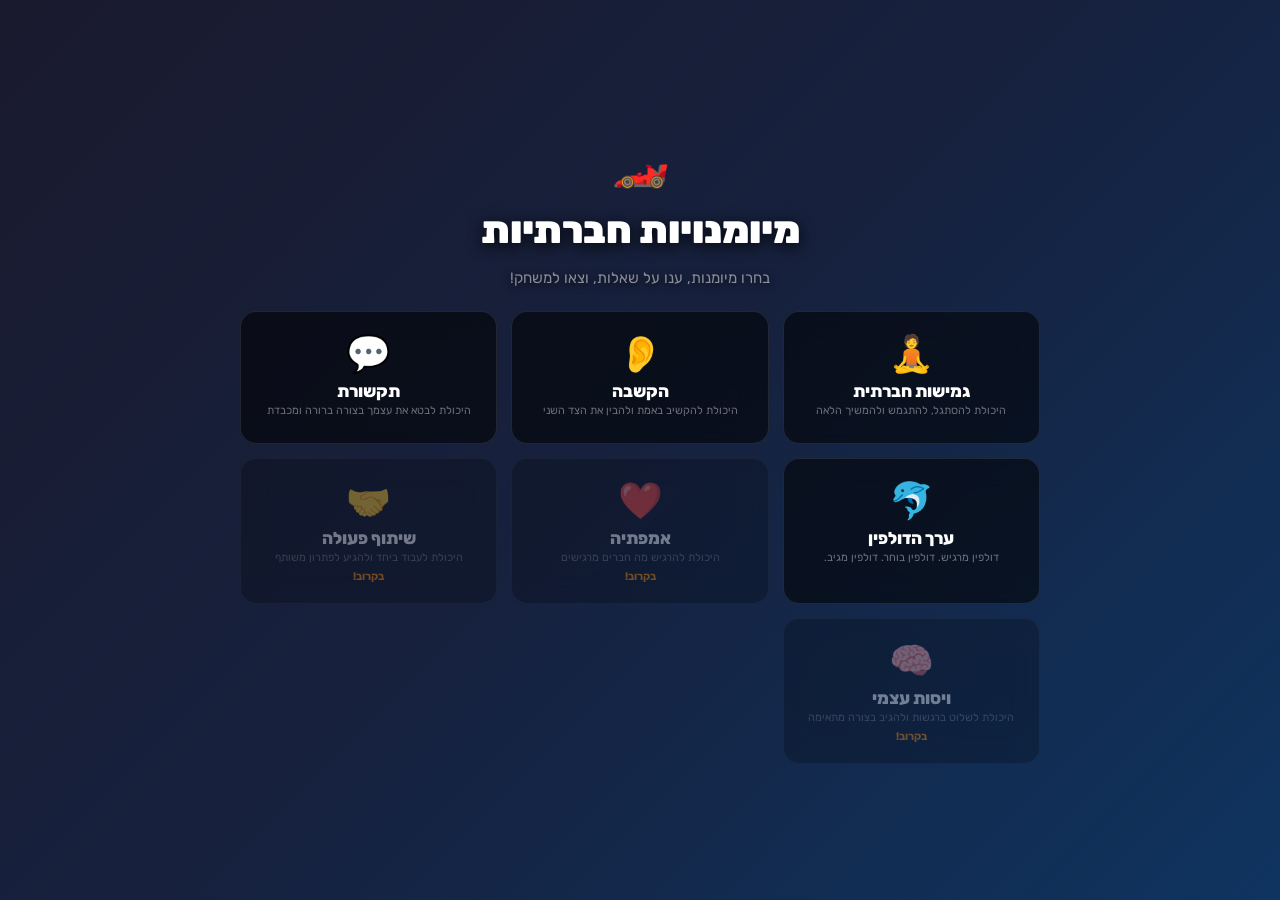
<file: index.html>
<!DOCTYPE html>
<html dir="rtl" lang="he">
<head>
<meta charset="UTF-8">
<meta name="viewport" content="width=device-width, initial-scale=1.0">
<title>מיומנויות חברתיות</title>
<link rel="stylesheet" href="css/main.css">
</head>
<body>

<iframe id="bg" src="about:blank"></iframe>

<div class="nav">
    <div class="nav-btn" id="navHome" onclick="app.showHub()">🏠 ראשי</div>
    <div class="nav-btn" id="navBack" onclick="app.goBack()">→ חזרה</div>
</div>

<!-- HUB -->
<div id="hub" class="screen hub on">
    <div style="font-size:46px">🏎️</div>
    <div class="hub-title">מיומנויות חברתיות</div>
    <div class="hub-sub">בחרו מיומנות, ענו על שאלות, וצאו למשחק!</div>
    <div class="hub-grid" id="hubGrid"></div>
</div>

<!-- CATEGORY (game list) -->
<div id="category" class="screen cat-screen">
    <div id="gameList"></div>
</div>

<!-- QUESTIONS -->
<div id="questions" class="screen q-screen">
    <div class="qi">
        <div class="qtop" id="qNum"></div>
        <div class="qbar"><div class="qbar-f" id="qBar"></div></div>
        <div class="qsit" id="qSit"></div>
        <div class="qopts" id="qOpts"></div>
        <div class="qfb" id="qFb"></div>
    </div>
</div>

<div class="boost" id="boost">
    <span class="boost-l">BOOST</span>
    <div class="boost-t"><div class="boost-f" id="bFill"></div></div>
    <span class="boost-p" id="bPct">0%</span>
</div>

<div class="rbadge" id="rb">⚡ <span id="rbV">x1.0</span></div>

<!-- RESULTS -->
<div id="results" class="screen res-screen">
    <div class="rbox">
        <div class="em" id="rE">🏆</div>
        <div class="ti" id="rT"></div>
        <div class="st" id="rSt"></div>
        <div class="rrows" id="rR"></div>
        <div class="rbtns">
            <button class="p" onclick="app.showHub()">🏠 חזרה</button>
        </div>
    </div>
</div>

<script type="module" src="js/app.js"></script>
</body>
</html>
</file>
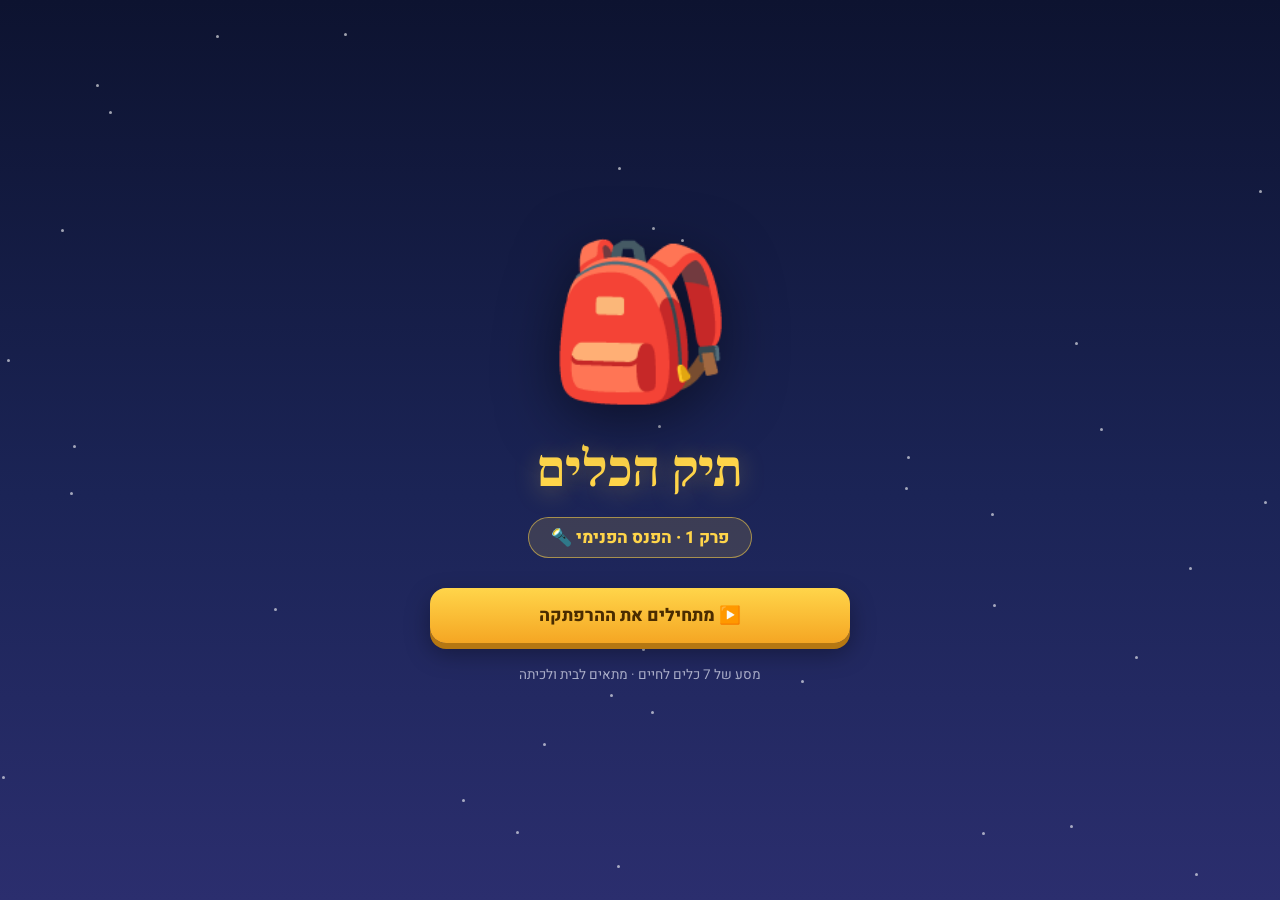
<file: toolbag/index.html>
<!DOCTYPE html>
<html lang="he" dir="rtl">
<head>
<meta charset="UTF-8">
<meta name="viewport" content="width=device-width,initial-scale=1,user-scalable=no">
<title>🎒 תיק הכלים — פרק 1: הפנס הפנימי</title>
<link href="https://fonts.googleapis.com/css2?family=Heebo:wght@400;600;800&family=Frank+Ruhl+Libre:wght@700;900&display=swap" rel="stylesheet">
<style>
*{margin:0;padding:0;box-sizing:border-box;-webkit-tap-highlight-color:transparent}
html,body{height:100%}
body{font-family:'Heebo',sans-serif;background:linear-gradient(180deg,#0d1330 0%,#1b2456 55%,#2b2e6e 100%);color:#f2f4ff;overflow:hidden;user-select:none}
.scr{position:fixed;inset:0;display:none;flex-direction:column;align-items:center;justify-content:center;padding:20px;overflow-y:auto}
.scr.on{display:flex}
h1{font-family:'Frank Ruhl Libre',serif;font-size:clamp(30px,7vw,52px);color:#ffd54a;text-shadow:0 4px 24px rgba(255,213,74,.35)}
h2{font-family:'Frank Ruhl Libre',serif;font-size:clamp(20px,4.5vw,30px);color:#ffd54a;margin-bottom:10px}
.btn{display:block;width:100%;max-width:420px;margin:8px auto;padding:15px 22px;border:none;border-radius:16px;font-family:'Heebo';font-size:17.5px;font-weight:800;cursor:pointer;background:linear-gradient(180deg,#ffd54a,#f5a623);color:#4a2c00;box-shadow:0 6px 0 #b57712,0 10px 24px rgba(0,0,0,.35);transition:transform .1s}
.btn:active{transform:translateY(4px);box-shadow:0 2px 0 #b57712}
.btn.sec{background:linear-gradient(180deg,#3c477f,#2a3260);color:#dfe6ff;box-shadow:0 6px 0 #1a2040,0 10px 24px rgba(0,0,0,.3)}
.btn.calm{background:linear-gradient(180deg,#7dffa8,#25c05f);color:#053514;box-shadow:0 6px 0 #128040,0 10px 24px rgba(0,0,0,.35)}

/* ===== stars bg ===== */
.stars{position:fixed;inset:0;pointer-events:none;z-index:0}
.stars i{position:absolute;width:3px;height:3px;border-radius:50%;background:#fff;opacity:.6;animation:tw 3s infinite}
@keyframes tw{0%,100%{opacity:.15}50%{opacity:.8}}

/* ===== title ===== */
#scr-title .bag{font-size:clamp(80px,20vw,150px);animation:float 3.2s ease-in-out infinite;filter:drop-shadow(0 14px 30px rgba(0,0,0,.5))}
@keyframes float{0%,100%{transform:translateY(0)}50%{transform:translateY(-16px)}}
.chapter{background:rgba(255,213,74,.14);border:1.5px solid rgba(255,213,74,.55);border-radius:30px;padding:7px 22px;font-size:17px;font-weight:800;color:#ffd54a;margin:14px 0 22px}
.tiny{font-size:13.5px;opacity:.65;margin-top:14px}

/* ===== dialogue ===== */
.stage{position:relative;width:100%;max-width:640px;flex:1;display:flex;flex-direction:column;justify-content:flex-end;padding-bottom:8px;z-index:1}
.sceneArt{flex:1;display:flex;align-items:center;justify-content:center;font-size:clamp(64px,16vw,120px);text-align:center;line-height:1.25;filter:drop-shadow(0 10px 24px rgba(0,0,0,.45))}
.owl{animation:float 3s ease-in-out infinite}
.bubble{position:relative;background:#fffef2;color:#3a2c10;border-radius:20px;padding:16px 20px;font-size:clamp(16px,2.6vh,19.5px);line-height:1.65;font-weight:600;min-height:96px;box-shadow:0 12px 34px rgba(0,0,0,.45)}
.bubble:before{content:'';position:absolute;top:-14px;right:44px;border:9px solid transparent;border-bottom-color:#fffef2}
.who{position:absolute;top:-15px;right:14px;background:#ffd54a;color:#4a2c00;font-size:13px;font-weight:800;border-radius:20px;padding:2px 12px}
.next{margin-top:10px;text-align:center;font-size:14px;color:#ffd54a;opacity:.85;animation:tw 1.6s infinite}

/* ===== heart closeup / feelings ===== */
@keyframes beat{0%,100%{transform:scale(1)}50%{transform:scale(1.14)}}
.bigheart{font-size:clamp(90px,22vw,150px);animation:beat 1.2s infinite;filter:drop-shadow(0 0 34px rgba(255,90,120,.45));transition:filter .9s}
.bigheart.dim{filter:brightness(.1)}
#torchIn{display:none;font-size:46px;transform:rotate(-140deg);animation:torchDrop .9s cubic-bezier(.3,1.4,.4,1);filter:drop-shadow(0 0 18px rgba(255,235,150,.9));margin-bottom:-14px}
@keyframes torchDrop{from{opacity:0;transform:rotate(-140deg) translateY(-40px) scale(.4)}to{opacity:1;transform:rotate(-140deg) translateY(0) scale(1)}}
.bigheart.calm{animation:calmGlow 2.4s ease-in-out infinite;filter:drop-shadow(0 0 44px rgba(255,213,110,.8))}
@keyframes calmGlow{0%,100%{transform:scale(1)}50%{transform:scale(1.06)}}
.feelRow{display:flex;gap:12px;justify-content:center;flex-wrap:wrap;margin:16px 0}
.feel{background:rgba(255,255,255,.09);border:2px solid rgba(255,255,255,.25);border-radius:18px;padding:14px 20px;font-size:17px;font-weight:800;color:#fff;cursor:pointer;text-align:center;min-width:104px;transition:all .15s}
.feel:hover{border-color:#ffd54a;background:rgba(255,213,74,.12)}
.feel span{display:block;font-size:34px;margin-bottom:4px}

/* ===== scenarios ===== */
.dots{display:flex;gap:9px;margin:6px 0 12px;z-index:1}
.dot{width:13px;height:13px;border-radius:50%;background:rgba(255,255,255,.2);border:1.5px solid rgba(255,255,255,.35)}
.dot.cur{background:#ffd54a;border-color:#ffd54a;box-shadow:0 0 12px rgba(255,213,74,.7)}
.dot.done{background:#7dffa8;border-color:#7dffa8}
.sceneCard{width:100%;max-width:640px;background:rgba(255,255,255,.07);border:1px solid rgba(255,255,255,.18);border-radius:22px;padding:18px;text-align:center;z-index:1}
.sceneEmoji{font-size:clamp(54px,13vw,92px);line-height:1.3;margin:6px 0;transition:all .4s}
.sceneEmoji.shake{animation:shake .55s}
@keyframes shake{0%,100%{transform:translateX(0)}20%{transform:translateX(-12px) rotate(-2deg)}40%{transform:translateX(11px)}60%{transform:translateX(-9px) rotate(2deg)}80%{transform:translateX(7px)}}
.sceneEmoji.sink{animation:sink 1.6s forwards}
@keyframes sink{to{transform:translateY(16px) scale(.9);filter:grayscale(.85) brightness(.6)}}
.sceneEmoji.glow{animation:calmGlow 2s ease-in-out infinite;filter:drop-shadow(0 0 30px rgba(255,213,110,.75))}
.sceneTxt{font-size:clamp(16px,2.5vh,19px);line-height:1.7;font-weight:600;margin:8px 4px}
.choice{display:block;width:100%;margin:9px 0;padding:14px 16px;border:2px solid rgba(255,255,255,.22);border-radius:16px;background:rgba(255,255,255,.06);color:#fff;font-family:'Heebo';font-size:16.5px;font-weight:700;cursor:pointer;text-align:right;line-height:1.5;transition:all .15s}
.choice:hover{border-color:#ffd54a;background:rgba(255,213,74,.1)}
.reflect{background:rgba(143,211,255,.1);border:1.5px dashed rgba(143,211,255,.5);border-radius:16px;padding:13px 16px;font-size:15.5px;line-height:1.7;margin-top:12px;color:#dff0ff}
.explored{font-size:13.5px;color:#8fd3ff;margin-top:10px;font-weight:600}

/* ===== badge / toolbag ===== */
.slots{display:flex;gap:10px;flex-wrap:wrap;justify-content:center;margin:18px 0;max-width:520px}
.slot{width:60px;height:60px;border-radius:16px;background:rgba(255,255,255,.07);border:2px dashed rgba(255,255,255,.25);display:flex;align-items:center;justify-content:center;font-size:29px;opacity:.55}
.slot.earned{background:rgba(255,213,74,.16);border:2px solid #ffd54a;opacity:1;animation:pop .6s cubic-bezier(.2,1.6,.4,1);box-shadow:0 0 22px rgba(255,213,74,.5)}
@keyframes pop{0%{transform:scale(0)}100%{transform:scale(1)}}
#flyTool{position:fixed;font-size:70px;z-index:50;pointer-events:none;display:none}

/* ===== family card ===== */
.famCard{width:100%;max-width:560px;background:#fffef2;color:#3a2c10;border-radius:22px;padding:22px;text-align:right;box-shadow:0 16px 44px rgba(0,0,0,.5);z-index:1}
.famCard h3{font-family:'Frank Ruhl Libre',serif;color:#a15c00;font-size:20px;margin-bottom:8px;text-align:center}
.famCard li{font-size:15.5px;line-height:1.8;margin-bottom:7px}
.famCard ul{padding-right:20px}
.mission{background:linear-gradient(135deg,#fff3c9,#ffe4a1);border:2px solid #f5a623;border-radius:16px;padding:13px 16px;margin-top:12px;font-size:15.5px;line-height:1.7;font-weight:700}

canvas#confetti{position:fixed;inset:0;pointer-events:none;z-index:60}
.fadeIn{animation:fadeIn .5s}
@keyframes fadeIn{from{opacity:0;transform:translateY(14px)}to{opacity:1;transform:none}}
</style>
</head>
<body>
<div class="stars" id="stars"></div>
<canvas id="confetti"></canvas>
<div id="flyTool">🔦</div>

<!-- ============ TITLE ============ -->
<div class="scr on" id="scr-title">
  <div class="bag">🎒</div>
  <h1>תיק הכלים</h1>
  <div class="chapter">פרק 1 · הפנס הפנימי 🔦</div>
  <button class="btn" onclick="startStory()">▶️ מתחילים את ההרפתקה</button>
  <div class="tiny">מסע של 7 כלים לחיים · מתאים לבית ולכיתה</div>
</div>

<!-- ============ DIALOGUE ============ -->
<div class="scr" id="scr-story">
  <div class="stage" onclick="advance()">
    <div class="sceneArt" id="art">🌙</div>
    <div class="bubble">
      <div class="who" id="who">🦉 הינשוף</div>
      <div id="txt"></div>
    </div>
    <div class="next" id="nextHint">👆 הקישו להמשך</div>
  </div>
</div>

<!-- ============ FEELING PICK ============ -->
<div class="scr" id="scr-feel">
  <div id="torchIn">🔦</div>
  <div class="bigheart" id="heartBig">💗</div>
  <h2 id="feelQ">מה הלב מרגיש עכשיו?</h2>
  <div class="sceneTxt" id="feelCtx" style="max-width:520px"></div>
  <div class="feelRow" id="feelRow"></div>
  <div id="feelSteps" style="width:100%;max-width:440px"></div>
</div>

<!-- ============ SCENARIO ============ -->
<div class="scr" id="scr-scen">
  <div class="dots" id="dots"></div>
  <div class="sceneCard">
    <div class="sceneEmoji" id="scEmoji"></div>
    <div class="sceneTxt" id="scTxt"></div>
    <div id="scBody"></div>
  </div>
</div>

<!-- ============ BADGE ============ -->
<div class="scr" id="scr-badge">
  <h1 style="font-size:clamp(26px,6vw,40px)">🎉 הכלי הראשון שלך!</h1>
  <div class="sceneTxt" style="max-width:520px;text-align:center">הפנס הפנימי נכנס לתיק הכלים.<br>עוד 6 כלים מחכים בהמשך המסע...</div>
  <div class="slots" id="slots"></div>
  <button class="btn calm" onclick="showFam()">🏡 קלף למשפחה ולכיתה</button>
  <button class="btn sec" onclick="location.reload()">🔄 לשחק שוב</button>
</div>

<!-- ============ FAMILY CARD ============ -->
<div class="scr" id="scr-fam">
  <div class="famCard fadeIn">
    <h3>🗣️ מדברים על זה יחד</h3>
    <ul>
      <li>מתי בפעם האחרונה הלב שלך הרגיש כבד? מה הוא הרגיש?</li>
      <li>למה לדעתך זה עוזר להגיד <b>"זה נורמלי להרגיש ככה"</b>?</li>
      <li>מה ההבדל בין להוציא את הכעס החוצה, להחזיק הכל בפנים — ולהדליק פנס פנימי?</li>
    </ul>
    <div class="mission">🌟 <b>משימת האומץ של השבוע:</b> בפעם הבאה שמשהו מציק — עצרו, שאלו "מה הלב שלי מרגיש?", תגידו "זה נורמלי", וחבקו את הלב. ספרו אחר כך למשפחה איך זה היה!</div>
  </div>
  <button class="btn" style="margin-top:16px" onclick="show('scr-badge')">⬅️ חזרה</button>
</div>

<script>
'use strict';
/* ================= util ================= */
function $(s){return document.querySelector(s)}
function show(id){document.querySelectorAll('.scr').forEach(function(s){s.classList.remove('on')});$('#'+id).classList.add('on')}
/* soft sounds via WebAudio — no assets */
var AC=null;
function snd(f,d,type,vol){try{AC=AC||new (window.AudioContext||window.webkitAudioContext)();var o=AC.createOscillator(),g=AC.createGain();o.type=type||'sine';o.frequency.value=f;g.gain.value=vol||.12;g.gain.exponentialRampToValueAtTime(.001,AC.currentTime+(d||.25));o.connect(g);g.connect(AC.destination);o.start();o.stop(AC.currentTime+(d||.25))}catch(e){}}
function sndTap(){snd(520,.12)} function sndGood(){snd(660,.16);setTimeout(function(){snd(880,.22)},110)}
function sndWarm(){snd(392,.4,'triangle',.1);setTimeout(function(){snd(523,.5,'triangle',.1)},180)}

/* stars */
(function(){var h='';for(var i=0;i<40;i++)h+='<i style="top:'+Math.random()*100+'%;right:'+Math.random()*100+'%;animation-delay:'+Math.random()*3+'s"></i>';$('#stars').innerHTML=h})();

/* confetti */
function confettiBurst(){
  var c=$('#confetti'),x=c.getContext('2d');c.width=innerWidth;c.height=innerHeight;
  var P=[],cols=['#ffd54a','#7dffa8','#8fd3ff','#ff9bb3','#fff'];
  for(var i=0;i<130;i++)P.push({x:innerWidth/2,y:innerHeight*.4,vx:(Math.random()-.5)*13,vy:-Math.random()*11-3,s:Math.random()*7+4,c:cols[i%5],r:Math.random()*6});
  var t=0;(function fr(){x.clearRect(0,0,c.width,c.height);t++;
    P.forEach(function(p){p.x+=p.vx;p.y+=p.vy;p.vy+=.3;p.r+=.15;x.save();x.translate(p.x,p.y);x.rotate(p.r);x.fillStyle=p.c;x.fillRect(-p.s/2,-p.s/2,p.s,p.s*.6);x.restore()});
    if(t<110)requestAnimationFrame(fr);else x.clearRect(0,0,c.width,c.height)})();
}

/* ================= intro dialogue ================= */
var LINES=[
 {art:'🌙🚶',who:'',t:'סוף יום. אתם הולכים הביתה, והלב קצת כבד... היום היה יום לא פשוט.'},
 {art:'🦉',who:'🦉 הינשוף',t:'עצרו רגע, ידידיי הצעירים! אני הינשוף שומר תיק הכלים. אני רואה שהלב שלכם כבד היום...'},
 {art:'🎒✨',who:'🦉 הינשוף',t:'יש לי מתנה בשבילכם — הכלי הראשון בתיק: <b>הפנס הפנימי</b> 🔦'},
 {art:'🔦❤️',who:'🦉 הינשוף',t:'כשמשהו קשה קורה — במקום להתפוצץ או לברוח, עוצרים רגע... ומאירים <b>פנימה</b>: מה הלב שלי מרגיש?'},
 {art:'💛🤗',who:'🦉 הינשוף',t:'ואז אומרים ללב: <b>"זה נורמלי להרגיש ככה"</b> — ומחבקים אותו. לב שמקבל חיבוק, נרגע.'},
 {art:'🔦⚡',who:'🦉 הינשוף',t:'אבל כלי לומדים רק <b>על אמת</b>. קחו את הפנס — בואו נראה מה קרה היום בהפסקה...'}
];
var li=0;
function startStory(){sndTap();li=0;show('scr-story');paint()}
function paint(){var L=LINES[li];$('#art').innerHTML=L.art;$('#art').className='sceneArt'+(L.art==='🦉'?' owl':'');$('#who').style.display=L.who?'block':'none';$('#who').textContent=L.who;typeIt(L.t)}
var typing=false,typeTimer=null;
function typeIt(html){
  typing=true;var el=$('#txt');el.innerHTML='';var plain=html.replace(/<[^>]+>/g,'');var i=0;
  clearInterval(typeTimer);
  typeTimer=setInterval(function(){i++;if(i>=plain.length){clearInterval(typeTimer);el.innerHTML=html;typing=false;return}el.textContent=plain.slice(0,i)},22);
}
function advance(){
  sndTap();
  if(typing){clearInterval(typeTimer);$('#txt').innerHTML=LINES[li].t;typing=false;return}
  li++;
  if(li>=LINES.length){toScen(0);return}
  paint();
}

/* ================= feeling flow (reused) ================= */
/* steps: pick feeling -> "זה נורמלי" -> hug -> heart calms -> after() */
function feelFlow(cfg){
  show('scr-feel');
  var hb=$('#heartBig');hb.textContent='💗';hb.className='bigheart dim';
  /* flashlight reveal: the torch drops in and lights the heart */
  var ti=$('#torchIn');ti.style.display='block';
  snd(300,.5,'triangle',.08);
  setTimeout(function(){hb.classList.remove('dim');snd(660,.3,'triangle',.09)},650);
  setTimeout(function(){ti.style.display='none'},1600);
  $('#feelQ').textContent='מה הלב מרגיש עכשיו?';
  $('#feelCtx').innerHTML=cfg.ctx||'';
  var row=$('#feelRow');row.innerHTML='';row.style.display='flex';
  $('#feelSteps').innerHTML='';
  cfg.feels.forEach(function(f){
    var d=document.createElement('div');d.className='feel';d.innerHTML='<span>'+f.e+'</span>'+f.n;
    d.onclick=function(){sndTap();step2(f)};row.appendChild(d);
  });
  function step2(f){
    row.style.display='none';
    $('#heartBig').textContent=f.e;
    $('#feelQ').textContent='זיהיתם! הלב מרגיש '+f.n+'.';
    $('#feelCtx').innerHTML='עכשיו תגידו לו את משפט הקסם:';
    $('#feelSteps').innerHTML='<button class="btn" onclick="void(0)" id="normBtn">💛 "זה נורמלי להרגיש '+f.n+'"</button>';
    $('#normBtn').onclick=function(){sndWarm();step3(f)};
  }
  function step3(f){
    $('#feelQ').textContent='יפה מאוד... הלב שומע אתכם.';
    $('#feelCtx').innerHTML='נשאר עוד צעד אחד:';
    $('#feelSteps').innerHTML='<button class="btn calm" id="hugBtn">🤗 לחבק את הלב</button>';
    $('#hugBtn').onclick=function(){
      sndWarm();
      var hb=$('#heartBig');hb.textContent='💛';hb.className='bigheart calm';
      $('#feelQ').textContent='הלב נרגע ✨';
      $('#feelCtx').innerHTML='הרגש עדיין שם — וזה בסדר. אבל עכשיו <b>אתם</b> מחזיקים אותו, ולא הוא אתכם.';
      $('#feelSteps').innerHTML='<button class="btn" id="contBtn">ממשיכים ⬅️</button>';
      $('#contBtn').onclick=function(){sndTap();cfg.after()};
    };
  }
}

/* ================= scenarios ================= */
var SCEN=[
 {emoji:'⚽😔',txt:'הפסקה. כל הילדים משחקים כדורגל... ואף אחד לא הזמין אתכם לשחק.',
  feel:{e:'💔',n:'עלבון'},
  choices:[
   {t:'😠 לצעוק: "אתם מגעילים! בכלל לא רוצה לשחק איתכם!"',anim:'shake',emoji:'😠🗯️😨',
    cons:'הילדים נבהלים ומתרחקים. עכשיו אתם לבד — וגם כועסים וגם עצובים.',
    ref:'הכעס יצא החוצה עוד לפני שהבנו מה הלב באמת מרגיש. הצעקה לא קירבה אותנו למשחק...'},
   {t:'🙁 ללכת לפינה, לשתוק, ולהחזיק הכל בפנים',anim:'sink',emoji:'🧍😶🌧️',
    cons:'ההפסקה עוברת... הרגש נשאר בפנים — וגדל. הלב כבד עד סוף היום.',
    ref:'רגש שמחזיקים בפנים בלי להקשיב לו לא נעלם — הוא מחכה ומתנפח.'},
   {t:'🔦 לעצור רגע... ולהדליק את הפנס הפנימי',flash:true,
    okEmoji:'⚽😊🙌',ok:'עכשיו, כשהלב רגוע, אפשר לחשוב בהיגיון. ניגשים ושואלים: "אפשר להצטרף?" — "בטח, בוא!"'}
  ]},
 {emoji:'📝😧',txt:'למדתם קשה למבחן, באמת התאמצתם... והציון שחזר נמוך ממה שקיוויתם.',
  feel:{e:'😞',n:'אכזבה'},
  choices:[
   {t:'😤 לקמט את הדף ולזרוק אותו לפח',anim:'shake',emoji:'📄💥🗑️',
    cons:'הדף בפח — אבל ההרגשה נשארה. ועכשיו גם אי אפשר לראות מה אפשר לתקן.',
    ref:'זרקנו את הדף — אבל את האכזבה אי אפשר לזרוק לפח. היא עדיין בלב.'},
   {t:'😶 להגיד לכולם "לא אכפת לי בכלל" ולהעמיד פנים',anim:'sink',emoji:'🎭😶💧',
    cons:'מבחוץ הכל "בסדר"... אבל בפנים הלב יודע את האמת, וההעמדת פנים מעייפת.',
    ref:'כשמסתירים רגש גם מעצמנו — אף אחד לא יכול לעזור לנו. אפילו לא אנחנו.'},
   {t:'🔦 לעצור רגע... ולהדליק את הפנס הפנימי',flash:true,
    okEmoji:'🙋👩‍🏫💪',ok:'הלב נרגע — ועכשיו יש כוח לגשת למורה ולשאול: "איך אני יכול להשתפר לפעם הבאה?"'}
  ]},
 {emoji:'🧱😱',txt:'שעה שלמה בניתם מגדל לגו ענק... ואח קטן שלכם עבר — והפיל את הכל.',
  feel:{e:'😠',n:'כעס'},
  choices:[
   {t:'🌋 לצעוק עליו חזק ולהפיל לו את הצעצועים',anim:'shake',emoji:'🌋😭🧸',
    cons:'האח הקטן בוכה, אמא כועסת... ועכשיו יש גם מגדל הרוס וגם ריב גדול.',
    ref:'הכעס אמיתי ומוצדק — אבל כשהוא מתפוצץ החוצה, הוא הורס עוד דברים בדרך.'},
   {t:'🚪 לברוח לחדר ולטרוק את הדלת חזק',anim:'sink',emoji:'🚪🧍🌧️',
    cons:'לבד בחדר, הכעס מבעבע בפנים... והמגדל עדיין הרוס. שום דבר לא הסתדר.',
    ref:'לפעמים צריך רגע לבד — אבל בלי פנס פנימי, הכעס נשאר תקוע בפנים.'},
   {t:'🔦 לעצור רגע... ולהדליק את הפנס הפנימי',flash:true,
    okEmoji:'🗣️🧱🤝',ok:'הלב נרגע. עכשיו אפשר להגיד בקול רגוע: "עצוב לי, עבדתי על זה שעה. בוא תעזור לי לבנות מחדש" — ובונים יחד, גבוה יותר!'}
  ]}
];
var si=0,explored=[];
function toScen(i){
  si=i;explored=[];
  var d='';for(var k=0;k<SCEN.length;k++)d+='<div class="dot'+(k<si?' done':k===si?' cur':'')+'"></div>';
  $('#dots').innerHTML=d;
  show('scr-scen');
  var S=SCEN[si];
  $('#scEmoji').className='sceneEmoji';$('#scEmoji').textContent=S.emoji;
  $('#scTxt').innerHTML=S.txt;
  renderChoices();
}
function renderChoices(){
  var S=SCEN[si],h='<div class="sceneTxt" style="font-size:15px;opacity:.85">מה עושים? 🤔</div>';
  S.choices.forEach(function(c,idx){h+='<button class="choice" onclick="pick('+idx+')">'+c.t+(explored.indexOf(idx)>-1?' ✔️':'')+'</button>'});
  if(explored.length)h+='<div class="explored">🔍 חקרתם '+explored.length+' מתוך 3 דרכים</div>';
  $('#scBody').innerHTML=h;
}
function pick(idx){
  sndTap();
  var S=SCEN[si],c=S.choices[idx];
  if(explored.indexOf(idx)<0)explored.push(idx);
  if(c.flash){ /* the flashlight path — run feeling flow, then good outcome */
    feelFlow({ctx:'<b>'+S.txt+'</b><br>מאירים פנימה...',feels:[S.feel,{e:'😢',n:'עצב'},{e:'😟',n:'דאגה'}].slice(0,3),
      after:function(){goodOutcome(c)}});
    return;
  }
  var em=$('#scEmoji');em.textContent=c.emoji;em.className='sceneEmoji '+c.anim;
  snd(200,.3,'sawtooth',.06);
  $('#scTxt').innerHTML=c.cons;
  var h='<div class="reflect">💭 '+c.ref+'</div>';
  h+='<button class="btn sec" onclick="retryScen()">🔄 לנסות דרך אחרת</button>';
  $('#scBody').innerHTML=h;
}
function retryScen(){
  sndTap();var S=SCEN[si];
  $('#scEmoji').className='sceneEmoji';$('#scEmoji').textContent=S.emoji;
  $('#scTxt').innerHTML=S.txt;renderChoices();
}
function goodOutcome(c){
  show('scr-scen');
  var em=$('#scEmoji');em.textContent=c.okEmoji;em.className='sceneEmoji glow';
  sndGood();
  $('#scTxt').innerHTML=c.ok;
  var last=si>=SCEN.length-1;
  var h='<div class="reflect">🔦 עצרנו ← הרגשנו ← אמרנו "זה נורמלי" ← חיבקנו ← <b>ואז בחרנו מה לעשות.</b> זה הפנס הפנימי!</div>';
  if(explored.length<SCEN[si].choices.length)h+='<button class="btn sec" onclick="retryScen()">🔍 רגע, מה היה קורה בדרכים האחרות?</button>';
  h+='<button class="btn" onclick="'+(last?'earnBadge()':'toScen('+(si+1)+')')+'">'+(last?'🎒 לקבל את הכלי!':'לסיפור הבא ⬅️')+'</button>';
  $('#scBody').innerHTML=h;
}

/* ================= badge ================= */
var TOOLS=['🔦','🐬','🌸','📗','🙋','❓','🛡️'];
function earnBadge(){
  show('scr-badge');
  var h='';TOOLS.forEach(function(t,i){h+='<div class="slot" id="slot'+i+'">'+(i===0?'':'🔒')+'</div>'});
  $('#slots').innerHTML=h;
  /* fly the flashlight into slot 0 */
  var f=$('#flyTool');f.style.display='block';f.style.left='50%';f.style.top='30%';f.style.transition='none';f.style.transform='translate(-50%,-50%) scale(1.6)';
  setTimeout(function(){
    var s=$('#slot0').getBoundingClientRect();
    f.style.transition='all .9s cubic-bezier(.3,1.3,.4,1)';
    f.style.left=(s.left+s.width/2)+'px';f.style.top=(s.top+s.height/2)+'px';f.style.transform='translate(-50%,-50%) scale(.55)';
    setTimeout(function(){f.style.display='none';var sl=$('#slot0');sl.textContent='🔦';sl.className='slot earned';confettiBurst();sndGood();setTimeout(sndWarm,300)},950);
  },500);
}
function showFam(){sndTap();show('scr-fam')}
</script>
</body>
</html>
</file>
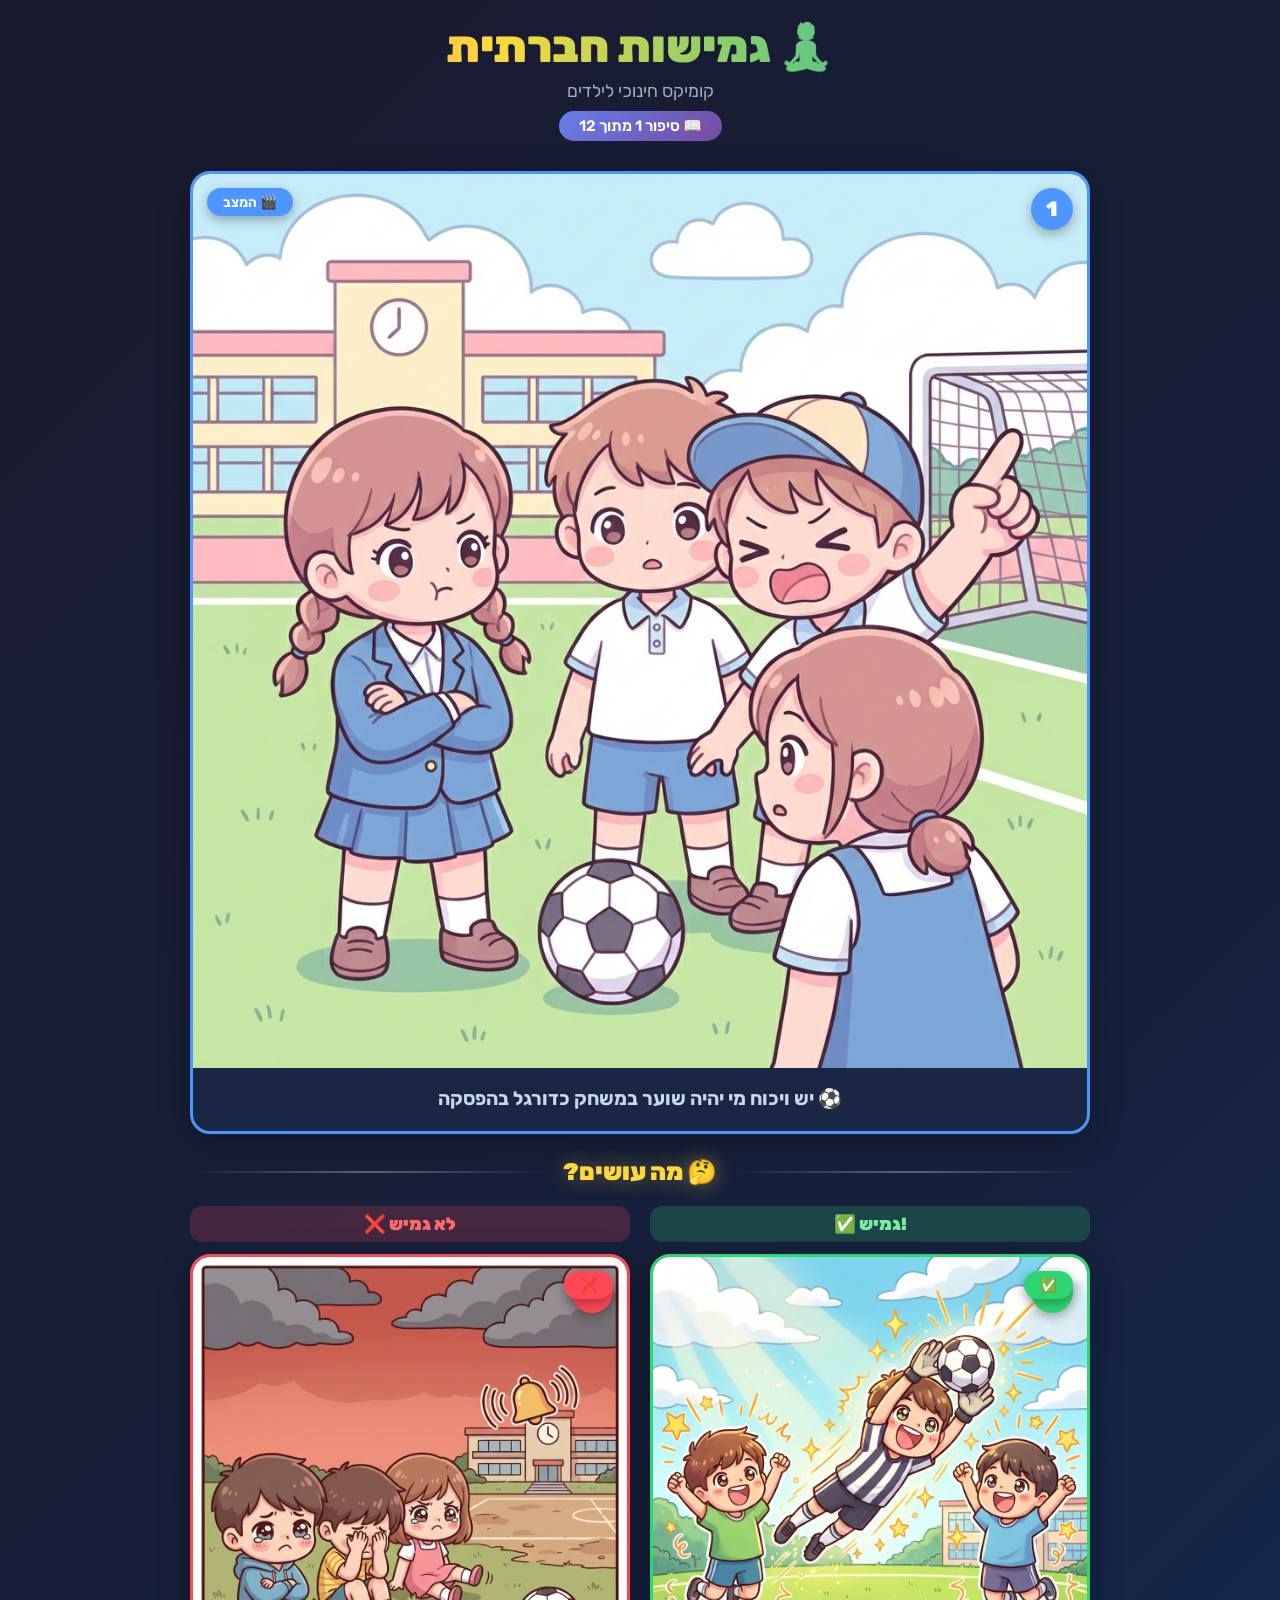
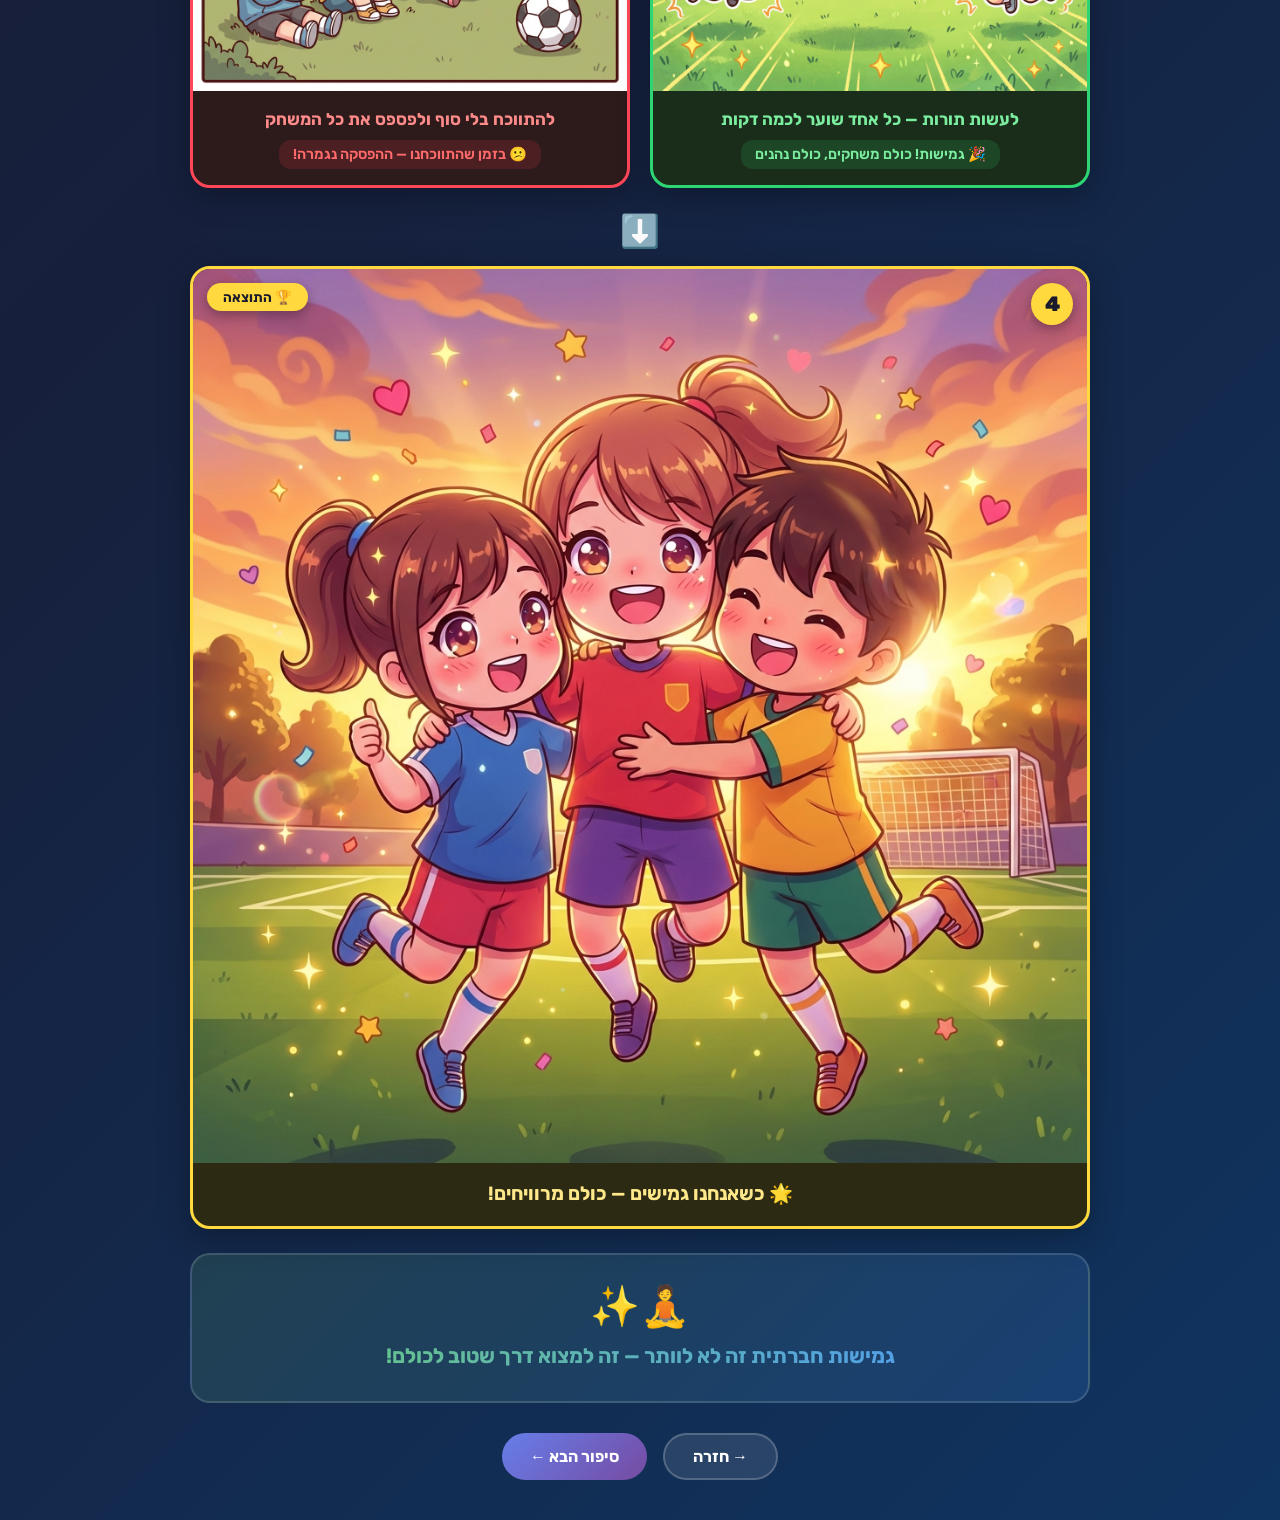
<file: comics/flex-1.html>
<!DOCTYPE html>
<html dir="rtl" lang="he">
<head>
<meta charset="UTF-8">
<meta name="viewport" content="width=device-width, initial-scale=1.0">
<title>קומיקס גמישות - מי יהיה שוער?</title>
<style>
@import url('https://fonts.googleapis.com/css2?family=Rubik:wght@400;600;700;900&display=swap');

* { margin: 0; padding: 0; box-sizing: border-box; }

body {
  font-family: 'Rubik', sans-serif;
  background: linear-gradient(135deg, #1a1a2e 0%, #16213e 50%, #0f3460 100%);
  min-height: 100vh;
  padding: 20px;
  color: #fff;
}

.comic-container {
  max-width: 900px;
  margin: 0 auto;
}

/* Title */
.comic-title {
  text-align: center;
  margin-bottom: 30px;
}
.comic-title h1 {
  font-size: 2.8rem;
  font-weight: 900;
  background: linear-gradient(90deg, #ff6b6b, #ffd93d, #6bcb77, #4d96ff);
  -webkit-background-clip: text;
  -webkit-text-fill-color: transparent;
  margin-bottom: 8px;
}
.comic-title .subtitle {
  font-size: 1.1rem;
  color: #a0aec0;
}
.comic-title .value-badge {
  display: inline-block;
  background: linear-gradient(135deg, #667eea, #764ba2);
  padding: 6px 20px;
  border-radius: 30px;
  font-size: 0.95rem;
  font-weight: 600;
  margin-top: 10px;
}

/* Panel base */
.panel {
  position: relative;
  border-radius: 20px;
  overflow: hidden;
  margin-bottom: 24px;
  box-shadow: 0 8px 32px rgba(0,0,0,0.3);
  transition: transform 0.3s ease;
}
.panel:hover { transform: scale(1.01); }
.panel img { width: 100%; display: block; }

.panel-number {
  position: absolute;
  top: 14px;
  right: 14px;
  width: 42px;
  height: 42px;
  border-radius: 50%;
  display: flex;
  align-items: center;
  justify-content: center;
  font-weight: 900;
  font-size: 1.3rem;
  z-index: 2;
  box-shadow: 0 4px 12px rgba(0,0,0,0.3);
}

.panel-label {
  position: absolute;
  top: 14px;
  left: 14px;
  padding: 6px 16px;
  border-radius: 20px;
  font-weight: 700;
  font-size: 0.85rem;
  z-index: 2;
  box-shadow: 0 4px 12px rgba(0,0,0,0.3);
}

/* Text card below image (not overlay!) */
.panel-text {
  padding: 16px 20px;
  text-align: center;
}

.panel-text .situation-text {
  font-size: 1.2rem;
  font-weight: 700;
  color: #fff;
  line-height: 1.6;
}

.panel-text .choice-text {
  font-size: 1.05rem;
  font-weight: 700;
  line-height: 1.5;
  margin-bottom: 8px;
}

.panel-text .feedback-text {
  font-size: 0.9rem;
  font-weight: 600;
  padding: 6px 14px;
  border-radius: 12px;
  display: inline-block;
}

/* Panel 1 - Situation */
.panel-situation { border: 3px solid #4d96ff; background: #1a2744; }
.panel-situation .panel-number { background: #4d96ff; color: #fff; }
.panel-situation .panel-label { background: #4d96ff; color: #fff; }
.panel-situation .situation-text { color: #c8d8f0; }

/* Fork section — RED left, GREEN right (RTL: green first in DOM = right side) */
.fork-section {
  display: flex;
  gap: 20px;
  margin-bottom: 24px;
  direction: ltr; /* force LTR so green=right, red=left visually */
}
.fork-section .panel {
  flex: 1;
  margin-bottom: 0;
}

/* Panel Red */
.panel-red { border: 3px solid #ff4757; background: #2d1a1a; }
.panel-red .panel-number { background: #ff4757; color: #fff; }
.panel-red .panel-label { background: #ff4757; color: #fff; }
.panel-red .choice-text { color: #ff8a8a; }
.panel-red .feedback-text { color: #ff6b6b; background: rgba(255,71,87,0.15); }

/* Panel Green */
.panel-green { border: 3px solid #2ed573; background: #1a2d1a; }
.panel-green .panel-number { background: #2ed573; color: #fff; }
.panel-green .panel-label { background: #2ed573; color: #fff; }
.panel-green .choice-text { color: #7bed9f; }
.panel-green .feedback-text { color: #7bed9f; background: rgba(46,213,115,0.15); }

/* Panel 4 - Result */
.panel-result { border: 3px solid #ffd93d; background: #2d2a14; }
.panel-result .panel-number { background: #ffd93d; color: #1a1a2e; }
.panel-result .panel-label { background: #ffd93d; color: #1a1a2e; }
.panel-result .situation-text { color: #ffe88a; }

/* VS divider */
.vs-divider {
  display: flex;
  align-items: center;
  justify-content: center;
  margin: 16px 0 20px;
  gap: 16px;
}
.vs-divider .line {
  flex: 1;
  height: 2px;
  background: linear-gradient(90deg, transparent, rgba(255,255,255,0.3), transparent);
}
.vs-divider .vs-text {
  font-size: 1.5rem;
  font-weight: 900;
  color: #ffd93d;
  text-shadow: 0 0 20px rgba(255,217,61,0.4);
}

/* Arrow connector */
.arrow-down {
  text-align: center;
  font-size: 2rem;
  color: #ffd93d;
  margin: 8px 0 16px;
  animation: bounce 1.5s infinite;
}
@keyframes bounce {
  0%, 100% { transform: translateY(0); }
  50% { transform: translateY(6px); }
}

/* Fork labels */
.fork-labels {
  display: flex;
  gap: 20px;
  margin-bottom: 12px;
  direction: ltr;
}
.fork-label {
  flex: 1;
  text-align: center;
  font-size: 1.1rem;
  font-weight: 900;
  padding: 8px;
  border-radius: 12px;
}
.fork-label.red-label { background: rgba(255,71,87,0.2); color: #ff6b6b; }
.fork-label.green-label { background: rgba(46,213,115,0.2); color: #7bed9f; }

/* Moral */
.moral-box {
  background: linear-gradient(135deg, rgba(107,203,119,0.15), rgba(77,150,255,0.15));
  border: 2px solid rgba(255,255,255,0.15);
  border-radius: 20px;
  padding: 28px;
  text-align: center;
  margin-top: 10px;
}
.moral-box .emoji { font-size: 2.5rem; margin-bottom: 10px; }
.moral-box .moral-text {
  font-size: 1.3rem;
  font-weight: 700;
  line-height: 1.6;
  background: linear-gradient(90deg, #6bcb77, #4d96ff);
  -webkit-background-clip: text;
  -webkit-text-fill-color: transparent;
}

/* Navigation */
.nav-bar {
  display: flex;
  justify-content: center;
  gap: 16px;
  margin-top: 30px;
  padding-bottom: 20px;
}
.nav-btn {
  padding: 12px 28px;
  border-radius: 30px;
  border: none;
  font-family: 'Rubik', sans-serif;
  font-size: 1rem;
  font-weight: 700;
  cursor: pointer;
  transition: all 0.3s;
}
.nav-btn:hover { transform: translateY(-2px); box-shadow: 0 6px 20px rgba(0,0,0,0.3); }
.nav-btn.primary { background: linear-gradient(135deg, #667eea, #764ba2); color: #fff; }
.nav-btn.secondary { background: rgba(255,255,255,0.1); color: #fff; border: 2px solid rgba(255,255,255,0.2); }

/* Responsive */
@media (max-width: 600px) {
  .comic-title h1 { font-size: 1.8rem; }
  .fork-section, .fork-labels { flex-direction: column; gap: 12px; }
  body { padding: 12px; }
}
</style>
</head>
<body>

<div class="comic-container">

  <!-- Title -->
  <div class="comic-title">
    <h1>🧘 גמישות חברתית</h1>
    <div class="subtitle">קומיקס חינוכי לילדים</div>
    <div class="value-badge">📖 סיפור 1 מתוך 12</div>
  </div>

  <!-- Panel 1: Situation -->
  <div class="panel panel-situation">
    <div class="panel-number">1</div>
    <div class="panel-label">🎬 המצב</div>
    <img src="images/panel1_situation.jpg" alt="ילדים מתווכחים על השוער">
    <div class="panel-text">
      <div class="situation-text">⚽ יש ויכוח מי יהיה שוער במשחק כדורגל בהפסקה</div>
    </div>
  </div>

  <!-- VS Divider -->
  <div class="vs-divider">
    <div class="line"></div>
    <div class="vs-text">🤔 מה עושים?</div>
    <div class="line"></div>
  </div>

  <!-- Fork labels -->
  <div class="fork-labels">
    <div class="fork-label red-label">❌ לא גמיש</div>
    <div class="fork-label green-label">✅ גמיש!</div>
  </div>

  <!-- Fork: Red (left) vs Green (right) -->
  <div class="fork-section">

    <!-- Panel 2: Red Choice (LEFT side) -->
    <div class="panel panel-red">
      <div class="panel-number">2</div>
      <div class="panel-label" style="left:auto; right:14px;">❌</div>
      <img src="images/panel2_red.jpg" alt="ויכוח בלי סוף">
      <div class="panel-text" dir="rtl">
        <div class="choice-text">להתווכח בלי סוף ולפספס את כל המשחק</div>
        <div class="feedback-text">😕 בזמן שהתווכחנו — ההפסקה נגמרה!</div>
      </div>
    </div>

    <!-- Panel 3: Green Choice (RIGHT side) -->
    <div class="panel panel-green">
      <div class="panel-number">3</div>
      <div class="panel-label" style="left:auto; right:14px;">✅</div>
      <img src="images/panel3_green.jpg" alt="תורות - כולם משחקים">
      <div class="panel-text" dir="rtl">
        <div class="choice-text">לעשות תורות — כל אחד שוער לכמה דקות</div>
        <div class="feedback-text">🎉 גמישות! כולם משחקים, כולם נהנים</div>
      </div>
    </div>

  </div>

  <!-- Arrow to result -->
  <div class="arrow-down">⬇️</div>

  <!-- Panel 4: Result -->
  <div class="panel panel-result">
    <div class="panel-number">4</div>
    <div class="panel-label">🏆 התוצאה</div>
    <img src="images/panel4_result.jpg" alt="כולם חברים ונהנים">
    <div class="panel-text">
      <div class="situation-text">🌟 כשאנחנו גמישים — כולם מרוויחים!</div>
    </div>
  </div>

  <!-- Moral -->
  <div class="moral-box">
    <div class="emoji">🧘✨</div>
    <div class="moral-text">
      גמישות חברתית זה לא לוותר — זה למצוא דרך שטוב לכולם!
    </div>
  </div>

  <!-- Navigation -->
  <div class="nav-bar">
    <button class="nav-btn secondary" onclick="history.back()">→ חזרה</button>
    <button class="nav-btn primary" onclick="alert('סיפור 2 בקרוב!')">סיפור הבא ←</button>
  </div>

</div>

</body>
</html>
</file>
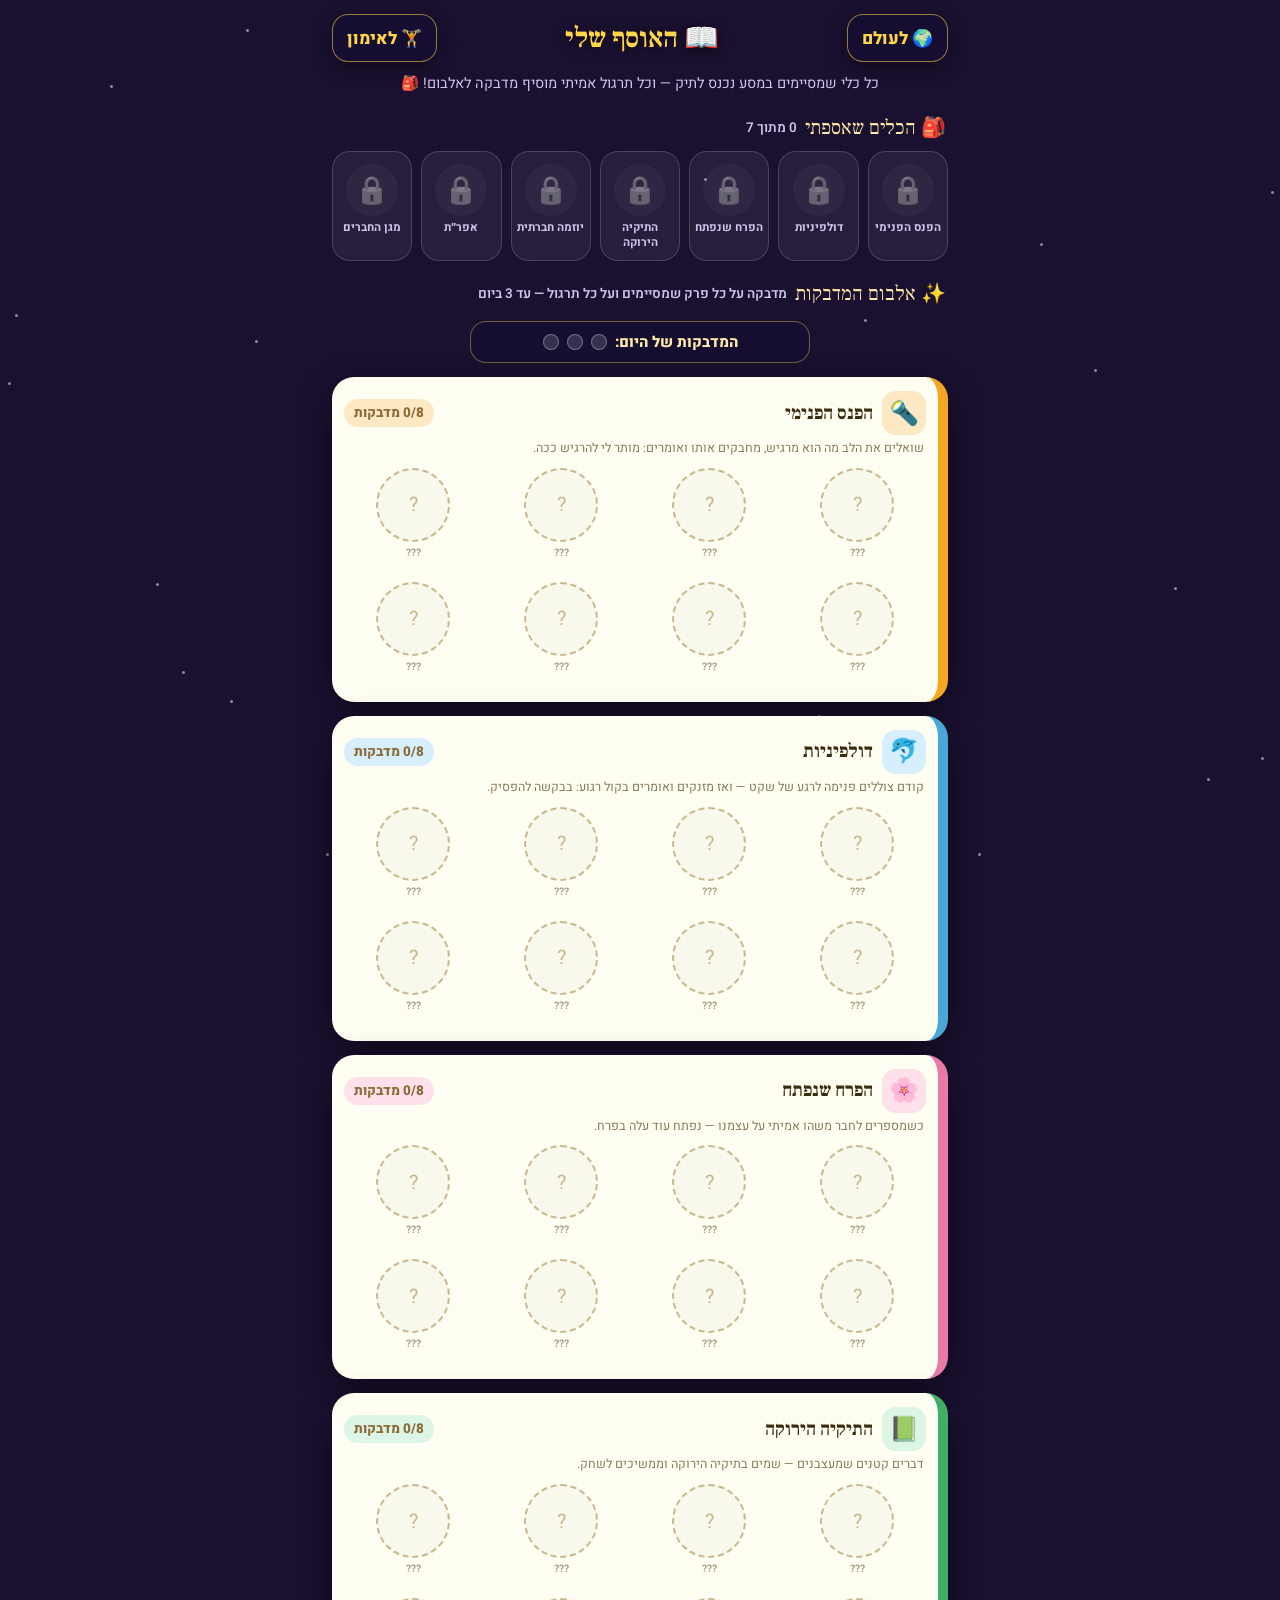
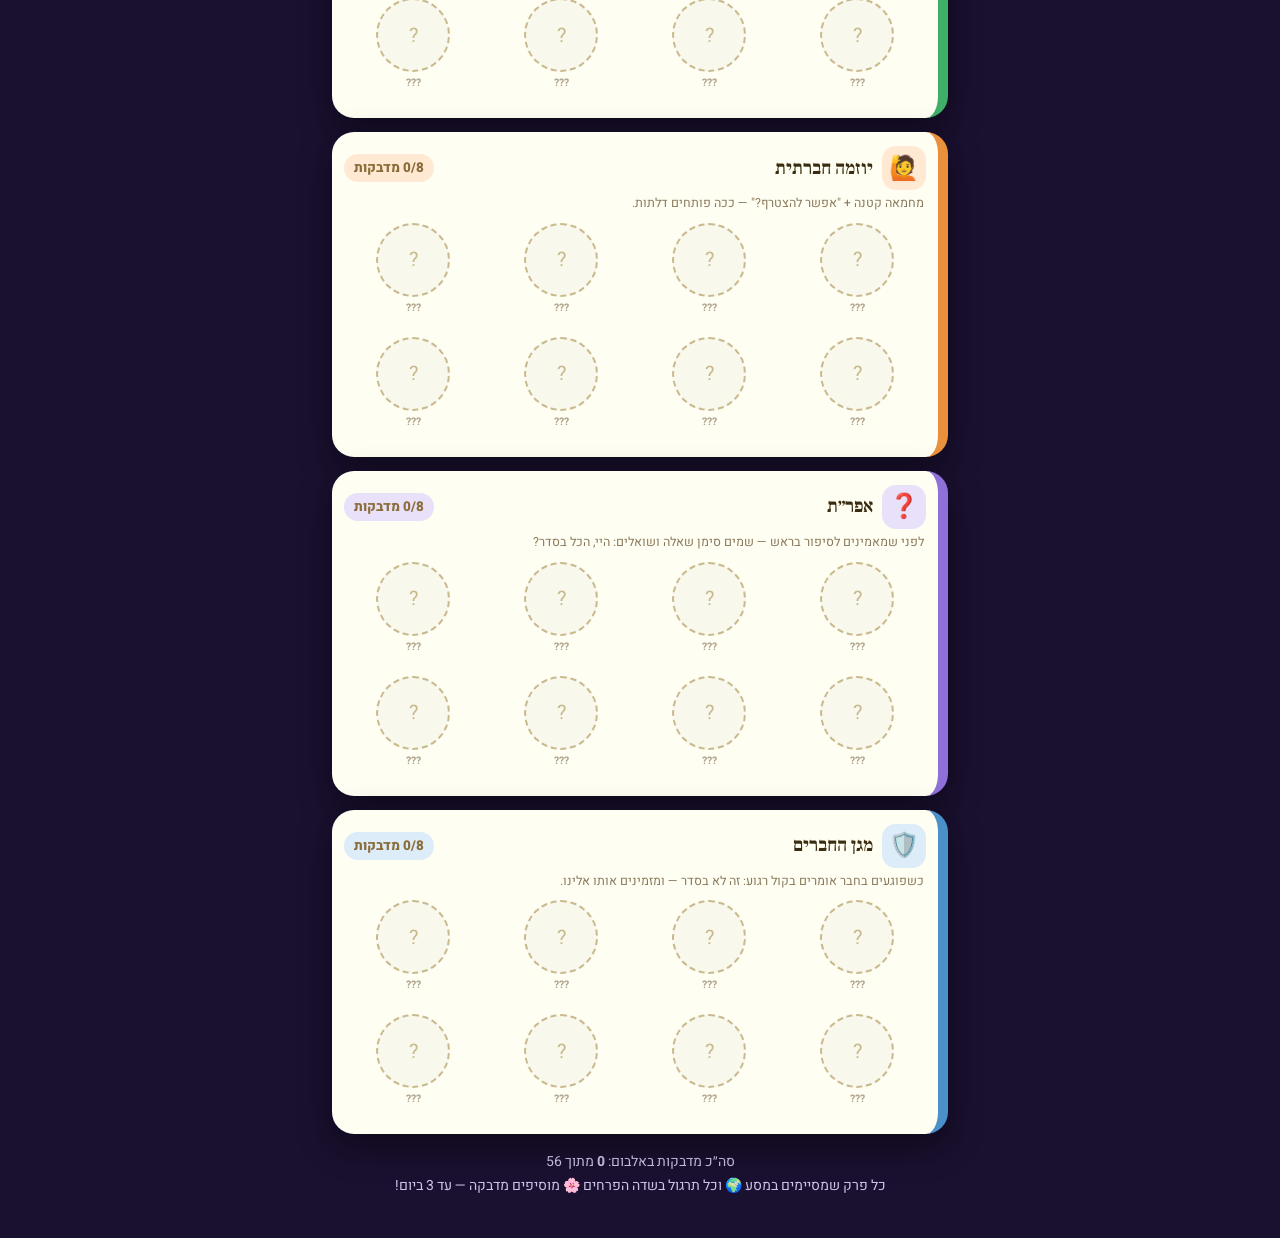
<file: toolbag/album.html>
<!DOCTYPE html>
<html lang="he" dir="rtl">
<head>
<meta charset="UTF-8">
<meta name="viewport" content="width=device-width,initial-scale=1,user-scalable=no">
<meta name="theme-color" content="#1a1030">
<link rel="icon" href="data:image/svg+xml,<svg xmlns=%22http://www.w3.org/2000/svg%22 viewBox=%220 0 100 100%22><text y=%22.9em%22 font-size=%2290%22>📖</text></svg>">
<title>📖 האוסף שלי — תיק הכלים</title>
<link href="https://fonts.googleapis.com/css2?family=Heebo:wght@400;600;800&family=Frank+Ruhl+Libre:wght@700;900&display=swap" rel="stylesheet">
<style>
/* ============================================================
   האוסף שלי — badge case + sticker album for the 7 tools.
   Reads: toolbagProg (badges) + albumV1 (stickers, 3/day cap).
   Calm, predictable, RTL Hebrew — matches world.html/flower.html.
   ============================================================ */
*{margin:0;padding:0;box-sizing:border-box;-webkit-tap-highlight-color:transparent}
body{font-family:'Heebo',sans-serif;background:#1a1030;color:#fff;user-select:none;min-height:100dvh}
button{font-family:inherit;cursor:pointer;border:none}
#stars{position:fixed;inset:0;pointer-events:none;z-index:0}
#stars i{position:absolute;width:3px;height:3px;border-radius:50%;background:#fff;opacity:.5;animation:tw 3s infinite}
@keyframes tw{0%,100%{opacity:.15}50%{opacity:.7}}
#wrap{position:relative;z-index:1;max-width:640px;margin:0 auto;padding:14px 12px 40px}

/* ---------- top bar ---------- */
#top{display:flex;align-items:center;justify-content:space-between;gap:8px;margin-bottom:10px}
.tbBtn{min-height:48px;border-radius:16px;background:rgba(20,14,50,.72);border:1.5px solid rgba(255,213,74,.55);font-size:17px;font-weight:800;color:#ffd54a;padding:0 14px;box-shadow:0 6px 20px rgba(0,0,0,.35);transition:transform .1s}
.tbBtn:active{transform:translateY(2px)}
h1{font-family:'Frank Ruhl Libre',serif;font-size:clamp(20px,5.5vw,28px);color:#ffd54a;text-shadow:0 2px 12px rgba(0,0,0,.6)}
.sub{font-size:14.5px;color:#cfc4ea;text-align:center;line-height:1.6;margin:2px 0 12px}

/* ---------- badge case ---------- */
.secH{display:flex;align-items:center;gap:8px;font-family:'Frank Ruhl Libre',serif;font-size:20px;color:#ffe9a8;margin:20px 2px 10px}
.secH small{font-family:'Heebo';font-size:13.5px;color:#cfc4ea;font-weight:600}
#badges{display:grid;grid-template-columns:repeat(auto-fit,minmax(76px,1fr));gap:9px}
.bdg{display:flex;flex-direction:column;align-items:center;gap:5px;background:rgba(255,255,255,.06);border:1.5px solid rgba(255,255,255,.16);border-radius:18px;padding:12px 4px 9px}
.bdg .ic{width:52px;height:52px;border-radius:50%;display:flex;align-items:center;justify-content:center;font-size:27px;background:rgba(255,255,255,.08)}
.bdg .nm{font-size:11.5px;font-weight:700;color:#cfc4ea;text-align:center;line-height:1.3}
.bdg.earned{border-color:rgba(255,213,74,.65);background:rgba(255,213,74,.1)}
.bdg.earned .ic{background:radial-gradient(circle at 32% 28%,#fff3c4,#ffd54a 58%,#f5a623);box-shadow:0 0 16px rgba(255,213,74,.55);animation:pop .5s ease}
.bdg.earned .nm{color:#ffe9a8}
.bdg.locked .ic{filter:grayscale(1);opacity:.5}
@keyframes pop{from{transform:scale(.6)}60%{transform:scale(1.12)}to{transform:scale(1)}}

/* ---------- daily counter ---------- */
#daily{display:flex;align-items:center;justify-content:center;gap:8px;background:rgba(20,14,50,.72);border:1.5px solid rgba(255,213,74,.4);border-radius:16px;padding:9px 14px;margin:14px auto 4px;max-width:340px;font-size:15px;font-weight:800;color:#ffe9a8}
#daily .dot{width:16px;height:16px;border-radius:50%;background:rgba(255,255,255,.15);border:1.5px solid rgba(255,255,255,.3)}
#daily .dot.f{background:#ffd54a;border-color:#f5a623;box-shadow:0 0 8px rgba(255,213,74,.6)}

/* ---------- album pages ---------- */
.page{background:#fffef2;color:#3a2c10;border-radius:22px;padding:14px 12px 16px;margin:14px 0;box-shadow:0 12px 34px rgba(0,0,0,.45);border-right:10px solid var(--ac,#ffd54a);position:relative}
.page .ph{display:flex;align-items:center;gap:9px;margin-bottom:4px}
.page .ph .pe{width:44px;height:44px;border-radius:14px;display:flex;align-items:center;justify-content:center;font-size:24px;background:var(--acSoft,#fff3c4)}
.page .ph h2{font-family:'Frank Ruhl Libre',serif;font-size:19px;line-height:1.2}
.page .ph .cnt{margin-inline-start:auto;font-size:13.5px;font-weight:800;color:#8a6d3b;background:var(--acSoft,#fff3c4);border-radius:14px;padding:4px 10px;white-space:nowrap}
.page .phint{font-size:12.5px;color:#8a7a5c;margin:0 2px 10px;line-height:1.5}
.stkGrid{display:grid;grid-template-columns:repeat(4,1fr);gap:10px}
@media(max-width:420px){.stkGrid{grid-template-columns:repeat(4,1fr);gap:7px}}
.stk{display:flex;flex-direction:column;align-items:center;gap:4px}
.stk .c{width:100%;aspect-ratio:1;max-width:74px;border-radius:50%;display:flex;align-items:center;justify-content:center;font-size:clamp(22px,7.5vw,31px)}
.stk .t{font-size:10.5px;font-weight:700;color:#6b5636;text-align:center;line-height:1.25;min-height:26px}
.stk.got .c{background:radial-gradient(circle at 32% 26%,#ffffff,var(--acSoft,#ffe9a8) 45%,var(--ac,#ffd54a));border:4px solid #fff;box-shadow:0 3px 10px rgba(0,0,0,.22),inset 0 -3px 8px rgba(0,0,0,.08)}
.stk.got:nth-child(odd) .c{transform:rotate(-5deg)}
.stk.got:nth-child(even) .c{transform:rotate(4deg)}
.stk.miss .c{border:2.5px dashed #c9b98f;color:#c9b98f;background:rgba(0,0,0,.025);font-size:20px}
.stk.miss .t{opacity:.55}
.stk.new .c{animation:bounceIn .9s cubic-bezier(.3,1.4,.4,1)}
@keyframes bounceIn{from{transform:scale(0) rotate(-30deg)}60%{transform:scale(1.25) rotate(6deg)}to{transform:scale(1)}}
.total{font-size:14px;color:#cfc4ea;text-align:center;margin-top:16px;line-height:1.7}
  /* mobile fit — buttons never exceed viewport */
  @media(max-width:480px){
    .ov{padding:20px 16px}
    .btn{max-width:calc(100vw - 34px);font-size:16.5px;padding:14px 16px}
  }
</style>
</head>
<body>
<div id="stars"></div>
<div id="wrap">
  <div id="top">
    <button class="tbBtn" onclick="location.href='world.html'">🌍 לעולם</button>
    <h1>📖 האוסף שלי</h1>
    <button class="tbBtn" onclick="location.href='practice.html'">🏋️ לאימון</button>
  </div>
  <div class="sub">כל כלי שמסיימים במסע נכנס לתיק — וכל תרגול אמיתי מוסיף מדבקה לאלבום! 🎒</div>

  <div class="secH">🎒 הכלים שאספתי <small id="bdgCnt"></small></div>
  <div id="badges"></div>

  <div class="secH">✨ אלבום המדבקות <small>מדבקה על כל פרק שמסיימים ועל כל תרגול — עד 3 ביום</small></div>
  <div id="daily"></div>
  <div id="pages"></div>
  <div class="total" id="total"></div>
</div>
<script>
'use strict';
/* stars bg */
(function(){let h='';for(let i=0;i<30;i++)h+='<i style="top:'+Math.random()*100+'%;right:'+Math.random()*100+'%;animation-delay:'+Math.random()*3+'s"></i>';document.getElementById('stars').innerHTML=h})();

const TOOLS=[
  {k:'torch', e:'🔦',n:'הפנס הפנימי', ac:'#f5a623',soft:'#ffe9c4',hint:'שואלים את הלב מה הוא מרגיש, מחבקים אותו ואומרים: מותר לי להרגיש ככה.',
   st:[['🔦','פנס האומץ'],['💛','לב מואר'],['🤗','חיבוק ללב'],['😌','מותר להרגיש'],['🌙','אור בחושך'],['⭐','כוכב פנימי'],['🕯️','נר קטן'],['💪','התגברתי!']]},
  {k:'dolphin',e:'🐬',n:'דולפיניות', ac:'#4aa8d8',soft:'#d7effc',hint:'קודם צוללים פנימה לרגע של שקט — ואז מזנקים ואומרים בקול רגוע: בבקשה להפסיק.',
   st:[['🐬','דולפין אמיץ'],['🌊','גל רגוע'],['🗣️','קול בטוח'],['✋','בבקשה להפסיק'],['😮‍💨','נשימה עמוקה'],['🐠','חבר מהים'],['🌀','צוללים פנימה'],['🏆','אלוף הרוגע']]},
  {k:'flower',e:'🌸',n:'הפרח שנפתח', ac:'#e87ba6',soft:'#ffe1ec',hint:'כשמספרים לחבר משהו אמיתי על עצמנו — נפתח עוד עלה בפרח.',
   st:[['🌸','פרח נפתח'],['🌷','עלה ראשון'],['🌻','חמנייה מחייכת'],['🦋','פרפר מבקר'],['🐝','דבורה חרוצה'],['🌈','קשת בשדה'],['💬','שיתפתי!'],['🌟','אמיתי שלי']]},
  {k:'folder',e:'📗',n:'התיקיה הירוקה',ac:'#3fae67',soft:'#dcf5e5',hint:'דברים קטנים שמעצבנים — שמים בתיקיה הירוקה וממשיכים לשחק.',
   st:[['📗','התיקיה שלי'],['🍃','עלה ירוק'],['🧘','רגוע וממשיך'],['😌','עברתי הלאה'],['🎮','ממשיכים לשחק'],['🤝','חברים שווים יותר'],['🌿','גמישות'],['🏅','מוותר בגדול']]},
  {k:'init',  e:'🙋',n:'יוזמה חברתית', ac:'#e8903c',soft:'#ffe9d2',hint:'מחמאה קטנה + "אפשר להצטרף?" — ככה פותחים דלתות.',
   st:[['🙋','יוזמה!'],['👋','בוא נשחק'],['💬','מחמאה קטנה'],['🏰','אפשר להצטרף?'],['⚽','משחק חדש'],['😊','פנים מחייכות'],['🎈','הזמנתי חבר'],['🌟','פותח דלתות']]},
  {k:'efrat', e:'❓',n:'אפר״ת', ac:'#8f6fd8',soft:'#e9e1fa',hint:'לפני שמאמינים לסיפור בראש — שמים סימן שאלה ושואלים: היי, הכל בסדר?',
   st:[['❓','סימן שאלה'],['🤔','רגע, חושבים'],['💭','אולי סיפור אחר'],['🔍','בודקים קודם'],['🗨️','שאלתי!'],['🌤️','התבהר!'],['🧩','הבנתי נכון'],['🕊️','בלי ריב']]},
  {k:'shield',e:'🛡️',n:'מגן החברים', ac:'#4a90c9',soft:'#dcecf9',hint:'כשפוגעים בחבר אומרים בקול רגוע: זה לא בסדר — ומזמינים אותו אלינו.',
   st:[['🛡️','מגן החברים'],['🦸','גיבור שקט'],['🗣️','זה לא בסדר'],['🤝','בוא אליי'],['💙','לב אמיץ'],['🌟','עמדתי לצידו'],['👫','לא לבד'],['🏆','האומץ הכי גדול']]}
];
const DAILY_CAP=3;
function albLoad(){try{const a=JSON.parse(localStorage.getItem('albumV1'))||{};a.earned=a.earned||{};a.daily=a.daily||{};return a}catch(e){return{earned:{},daily:{}}}}
let prog=0;try{prog=+localStorage.getItem('toolbagProg')||0}catch(e){}
const alb=albLoad();
const today=new Date().toISOString().slice(0,10);
const dailyN=alb.daily.d===today?(alb.daily.n||0):0;
const NEW=new URLSearchParams(location.search).get('new')||'';

/* badges */
document.getElementById('badges').innerHTML=TOOLS.map((t,i)=>`
  <div class="bdg ${i<prog?'earned':'locked'}"><div class="ic">${i<prog?t.e:'🔒'}</div><div class="nm">${t.n}</div></div>`).join('');
document.getElementById('bdgCnt').textContent=prog+' מתוך 7';

/* daily dots */
document.getElementById('daily').innerHTML='המדבקות של היום: '+
  Array.from({length:DAILY_CAP},(_,i)=>`<span class="dot ${i<dailyN?'f':''}"></span>`).join('')+
  (dailyN>=DAILY_CAP?' — אספת הכל! נתראה מחר 🌙':'');

/* pages */
let totalGot=0;
document.getElementById('pages').innerHTML=TOOLS.map(t=>{
  const got=alb.earned[t.k]||[];totalGot+=got.length;
  return `<div class="page" style="--ac:${t.ac};--acSoft:${t.soft}">
    <div class="ph"><div class="pe">${t.e}</div><h2>${t.n}</h2><div class="cnt">${got.length}/8 מדבקות</div></div>
    <div class="phint">${t.hint}</div>
    <div class="stkGrid">${t.st.map((s,i)=>{
      const has=got.includes(i),isNew=NEW===t.k+'-'+i;
      return `<div class="stk ${has?'got':'miss'}${isNew?' new':''}" ${isNew?'id="newStk"':''}>
        <div class="c">${has?s[0]:'?'}</div><div class="t">${has?s[1]:'???'}</div></div>`;
    }).join('')}</div></div>`;
}).join('');
document.getElementById('total').innerHTML='סה״כ מדבקות באלבום: <b>'+totalGot+'</b> מתוך '+(TOOLS.length*8)+
  '<br>כל פרק שמסיימים במסע 🌍 וכל תרגול בשדה הפרחים 🌸 מוסיפים מדבקה — עד '+DAILY_CAP+' ביום!';

/* scroll to a freshly-earned sticker */
const ns=document.getElementById('newStk');
if(ns)setTimeout(()=>ns.scrollIntoView({behavior:'smooth',block:'center'}),350);
</script>
</body>
</html>
</file>
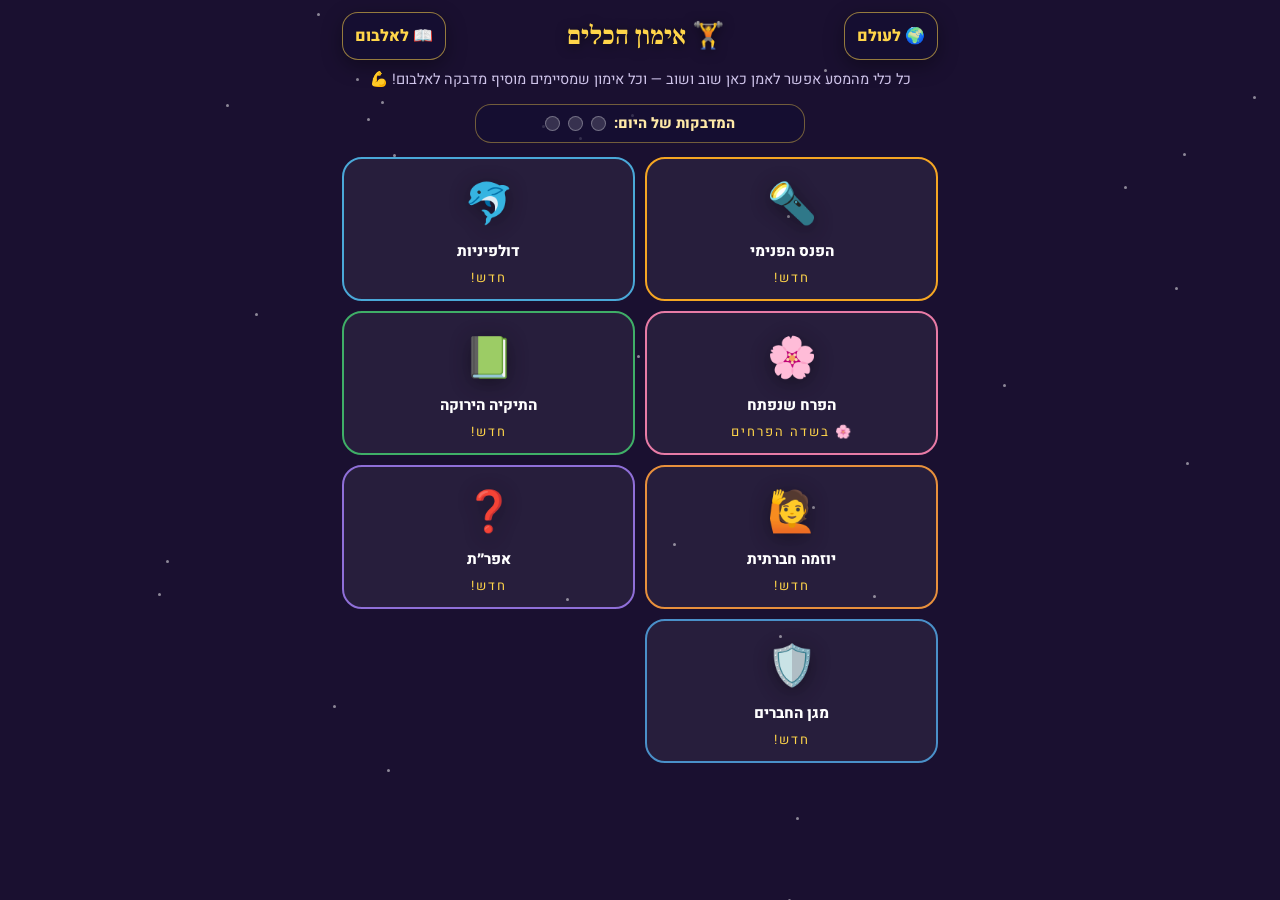
<file: toolbag/practice.html>
<!DOCTYPE html>
<html lang="he" dir="rtl">
<head>
<meta charset="UTF-8">
<meta name="viewport" content="width=device-width,initial-scale=1,user-scalable=no">
<meta name="theme-color" content="#1a1030">
<link rel="icon" href="data:image/svg+xml,<svg xmlns=%22http://www.w3.org/2000/svg%22 viewBox=%220 0 100 100%22><text y=%22.9em%22 font-size=%2290%22>🏋️</text></svg>">
<title>🏋️ אימון הכלים — תיק הכלים</title>
<link href="https://fonts.googleapis.com/css2?family=Heebo:wght@400;600;800&family=Frank+Ruhl+Libre:wght@700;900&display=swap" rel="stylesheet">
<style>
/* ============================================================
   אימון הכלים — practice hub for all 7 tools (הפרח has its own
   3D page; the other six live here). Errorless, calm, RTL.
   Stickers go to the shared albumV1 (3/day, shared with the
   world chapters and the flower practice).
   ============================================================ */
*{margin:0;padding:0;box-sizing:border-box;-webkit-tap-highlight-color:transparent}
body{font-family:'Heebo',sans-serif;background:#1a1030;color:#fff;user-select:none;min-height:100dvh}
button{font-family:inherit;cursor:pointer;border:none}
#stars{position:fixed;inset:0;pointer-events:none;z-index:0}
#stars i{position:absolute;width:3px;height:3px;border-radius:50%;background:#fff;opacity:.5;animation:tw 3s infinite}
@keyframes tw{0%,100%{opacity:.15}50%{opacity:.7}}
canvas#confetti{position:fixed;inset:0;pointer-events:none;z-index:60}
#wrap{position:relative;z-index:1;max-width:620px;margin:0 auto;padding:12px 12px 40px}

#top{display:flex;align-items:center;justify-content:space-between;gap:8px;margin-bottom:8px}
.tbBtn{min-height:48px;border-radius:16px;background:rgba(20,14,50,.72);border:1.5px solid rgba(255,213,74,.55);font-size:16px;font-weight:800;color:#ffd54a;padding:0 12px;box-shadow:0 6px 20px rgba(0,0,0,.35);transition:transform .1s}
.tbBtn:active{transform:translateY(2px)}
h1{font-family:'Frank Ruhl Libre',serif;font-size:clamp(19px,5vw,26px);color:#ffd54a;text-shadow:0 2px 12px rgba(0,0,0,.6);white-space:nowrap}
.sub{font-size:14.5px;color:#cfc4ea;text-align:center;line-height:1.65}

/* hub cards */
#hub .grid{display:grid;grid-template-columns:1fr 1fr;gap:10px;margin-top:14px}
.mcard{display:flex;flex-direction:column;align-items:center;gap:6px;background:rgba(255,255,255,.06);border:2px solid var(--ac,rgba(255,255,255,.2));border-radius:20px;padding:16px 8px 12px;color:#fff;transition:transform .12s}
.mcard:active{transform:scale(.96)}
.mcard .ic{font-size:40px;filter:drop-shadow(0 4px 10px rgba(0,0,0,.4))}
.mcard .nm{font-size:15px;font-weight:800}
.mcard .st{font-size:13px;color:#ffd54a;letter-spacing:2px;min-height:18px}
#daily{display:flex;align-items:center;justify-content:center;gap:8px;background:rgba(20,14,50,.72);border:1.5px solid rgba(255,213,74,.4);border-radius:16px;padding:8px 14px;margin:12px auto 0;max-width:330px;font-size:14.5px;font-weight:800;color:#ffe9a8}
#daily .dot{width:15px;height:15px;border-radius:50%;background:rgba(255,255,255,.15);border:1.5px solid rgba(255,255,255,.3)}
#daily .dot.f{background:#ffd54a;border-color:#f5a623;box-shadow:0 0 8px rgba(255,213,74,.6)}

/* play screen */
#play{display:none}
#modHead{display:flex;align-items:center;gap:10px;margin-bottom:6px}
#modHead .ic{width:46px;height:46px;border-radius:14px;display:flex;align-items:center;justify-content:center;font-size:25px;background:rgba(255,255,255,.09);border:1.5px solid var(--ac,#ffd54a)}
#modHead h2{font-family:'Frank Ruhl Libre',serif;font-size:18px;color:#ffe9a8}
#dots{display:flex;gap:7px;justify-content:center;margin:8px 0 12px}
#dots i{width:13px;height:13px;border-radius:50%;background:rgba(255,255,255,.22);border:1.5px solid rgba(255,255,255,.3);transition:all .3s}
#dots i.f{background:#ffd54a;border-color:#f5a623;transform:scale(1.18)}
.pCard{width:100%;background:rgba(22,15,52,.92);border:1.5px solid rgba(255,213,74,.4);border-radius:22px;padding:16px 14px;display:flex;flex-direction:column;align-items:center;gap:11px;box-shadow:0 14px 40px rgba(0,0,0,.5);animation:fadeUp .35s ease}
@keyframes fadeUp{from{opacity:0;transform:translateY(16px)}to{opacity:1;transform:none}}
.scene{font-size:15.5px;color:#ffe9a8;background:rgba(255,213,74,.1);border:1.5px solid rgba(255,213,74,.35);border-radius:16px;padding:11px 14px;text-align:center;line-height:1.6;width:100%}
.qTitle{font-size:clamp(17px,4.4vw,21px);font-weight:800;color:#ffe9a8;text-align:center;line-height:1.4}
.optGrid{display:grid;grid-template-columns:repeat(auto-fit,minmax(135px,1fr));gap:9px;width:100%}
.optGrid.one{grid-template-columns:1fr}
.optCard{min-height:62px;padding:10px 8px;border-radius:18px;background:rgba(255,255,255,.09);border:2px solid rgba(255,255,255,.3);font-size:15.5px;font-weight:800;color:#fff;line-height:1.45;transition:transform .12s}
.optCard:active{transform:scale(.95)}
.optCard .big{display:block;font-size:31px;margin-bottom:3px;pointer-events:none}
.optCard.hint{animation:pulse 1s infinite;border-color:#7dffa8;background:rgba(60,150,80,.25)}
.optCard.dim{opacity:.32;pointer-events:none}
.optCard.picked{border-color:#ffd54a;background:rgba(255,213,74,.2)}
@keyframes pulse{0%,100%{transform:scale(1)}50%{transform:scale(1.05)}}
.btn{display:block;width:100%;max-width:420px;margin:4px auto;padding:13px 20px;min-height:54px;border-radius:16px;font-size:17px;font-weight:800;background:linear-gradient(180deg,#ffd54a,#f5a623);color:#4a2c00;box-shadow:0 6px 0 #b57712,0 10px 24px rgba(0,0,0,.35);transition:transform .1s}
.btn:active{transform:translateY(4px);box-shadow:0 2px 0 #b57712}
.btn.sec{background:linear-gradient(180deg,#3c477f,#2a3260);color:#dfe6ff;box-shadow:0 6px 0 #1a2040}
.btn.grn{background:linear-gradient(180deg,#7dffa8,#25c05f);color:#053514;box-shadow:0 6px 0 #128040}
.msg{font-size:14.5px;color:#cfc4ea;text-align:center;line-height:1.6;min-height:22px}
.spark{position:fixed;font-size:20px;pointer-events:none;z-index:70}

/* torch specials */
#hugHeart{font-size:74px;transition:transform .2s,filter .2s;filter:grayscale(.7) brightness(.6)}
#hugHeart.lit{filter:none;animation:beat 1s infinite}
@keyframes beat{0%,100%{transform:scale(1)}30%{transform:scale(1.12)}}
.holdBtn{min-height:64px;font-size:18px}
.words{display:flex;gap:8px;flex-wrap:wrap;justify-content:center}
.wd{font-size:20px;font-weight:800;padding:9px 14px;border-radius:14px;background:rgba(255,255,255,.08);border:2px solid rgba(255,255,255,.25);color:#9d92c2;transition:all .25s}
.wd.next{animation:pulse 1s infinite;border-color:#ffd54a}
.wd.on{color:#ffd54a;border-color:#ffd54a;background:rgba(255,213,74,.15);transform:scale(1.06)}
.sayLoud{font-size:17px;font-weight:800;color:#7dffa8;text-align:center;animation:pulse 1.4s infinite}
.sentence{font-size:clamp(18px,4.6vw,23px);font-weight:800;color:#ffe9a8;background:rgba(255,213,74,.12);border:2px solid rgba(255,213,74,.5);border-radius:18px;padding:12px 16px;text-align:center;line-height:1.5;width:100%}
  /* mobile fit — buttons never exceed viewport */
  @media(max-width:480px){
    .ov{padding:20px 16px}
    .btn{max-width:calc(100vw - 34px);font-size:16.5px;padding:14px 16px}
  }
</style>
</head>
<body>
<div id="stars"></div>
<canvas id="confetti"></canvas>
<div id="wrap">
  <div id="top">
    <button class="tbBtn" onclick="location.href='world.html'">🌍 לעולם</button>
    <h1 id="pgTitle">🏋️ אימון הכלים</h1>
    <button class="tbBtn" onclick="location.href='album.html'">📖 לאלבום</button>
  </div>

  <div id="hub">
    <div class="sub">כל כלי מהמסע אפשר לאמן כאן שוב ושוב — וכל אימון שמסיימים מוסיף מדבקה לאלבום! 💪</div>
    <div id="daily"></div>
    <div class="grid" id="hubGrid"></div>
  </div>

  <div id="play">
    <div id="modHead"><div class="ic" id="mIc"></div><h2 id="mNm"></h2>
      <button class="tbBtn" style="margin-inline-start:auto;min-height:42px" onclick="goHub()">🏠</button></div>
    <div id="dots"></div>
    <div class="pCard" id="stage"></div>
  </div>
</div>
<script>
'use strict';
const $=s=>document.querySelector(s);
const shuffle=a=>{a=a.slice();for(let i=a.length-1;i>0;i--){const j=(Math.random()*(i+1))|0;[a[i],a[j]]=[a[j],a[i]]}return a};
const rnd=a=>a[(Math.random()*a.length)|0];
(function(){let h='';for(let i=0;i<30;i++)h+='<i style="top:'+Math.random()*100+'%;right:'+Math.random()*100+'%;animation-delay:'+Math.random()*3+'s"></i>';$('#stars').innerHTML=h})();

/* ---------- sound (WebAudio only, no TTS) ---------- */
let AC=null;const actx=()=>AC||(AC=new (window.AudioContext||window.webkitAudioContext)());
let SND=true;try{SND=localStorage.getItem('toolbagSnd')!=='0'}catch(e){}
function tone(f,dur,type,when,vol){if(!SND)return;
  try{const c=actx(),o=c.createOscillator(),g=c.createGain(),t=c.currentTime+(when||0);
    o.type=type||'sine';o.frequency.value=f;o.connect(g);g.connect(c.destination);
    g.gain.setValueAtTime(.0001,t);g.gain.exponentialRampToValueAtTime(vol||.14,t+.02);
    g.gain.exponentialRampToValueAtTime(.0001,t+(dur||.2));o.start(t);o.stop(t+(dur||.2));
  }catch(e){}}
const PENTA=[523,587,659,784,880];
const sndTap=()=>tone(rnd(PENTA),.1,'sine',0,.09);
const sndGood=()=>{tone(660,.16);tone(880,.22,'sine',.11)};
const sndSoft=()=>{tone(300,.18,'sine',0,.1);tone(240,.22,'sine',.12,.09)};
const sndWarm=()=>{tone(392,.4,'triangle',0,.09);tone(523,.5,'triangle',.18,.09)};
const sndWin=()=>[523,659,784,1047].forEach((f,i)=>tone(f,.22,'triangle',i*.1,.15));
document.addEventListener('pointerdown',()=>{try{actx().resume()}catch(e){}},{passive:true});

/* ---------- sparkles + confetti ---------- */
function sparklesAt(x,y,n){const ss=['✨','⭐','🌟','💫'];
  for(let i=0;i<(n||4);i++){const e=document.createElement('div');e.className='spark';e.textContent=ss[i%4];
    e.style.left=x+'px';e.style.top=y+'px';document.body.appendChild(e);
    const dx=(Math.random()-.5)*140,dy=-40-Math.random()*100;
    e.animate([{transform:'translate(0,0) scale(1)',opacity:1},{transform:`translate(${dx}px,${dy}px) scale(.3)`,opacity:0}],{duration:800,easing:'ease-out'});
    setTimeout(()=>e.remove(),820)}}
function confettiBurst(){
  const c=$('#confetti'),x=c.getContext('2d');c.width=innerWidth;c.height=innerHeight;
  const cols=['#ffd54a','#7dffa8','#8fd3ff','#ff9bb3','#fff'];const P=[];
  for(let i=0;i<90;i++)P.push({x:innerWidth/2,y:innerHeight*.4,vx:(Math.random()-.5)*11,vy:-Math.random()*10-3,s:Math.random()*7+4,c:cols[i%5],r:Math.random()*6});
  let t=0;(function fr(){x.clearRect(0,0,c.width,c.height);t++;
    P.forEach(p=>{p.x+=p.vx;p.y+=p.vy;p.vy+=.3;p.r+=.15;x.save();x.translate(p.x,p.y);x.rotate(p.r);x.fillStyle=p.c;x.fillRect(-p.s/2,-p.s/2,p.s,p.s*.6);x.restore()});
    if(t<100)requestAnimationFrame(fr);else x.clearRect(0,0,c.width,c.height)})()}

/* ---------- state: practiceV1 + shared albumV1 stickers ---------- */
let P;function loadP(){try{P=JSON.parse(localStorage.getItem('practiceV1'))||{}}catch(e){P={}}P.tools=P.tools||{}}
function saveP(){try{localStorage.setItem('practiceV1',JSON.stringify(P))}catch(e){}}
loadP();
function tstat(k){P.tools[k]=P.tools[k]||{done:0,stars:0,plays:0};return P.tools[k]}
const DAILY_CAP=3;
const ALBUM_ST={
 torch:[['🔦','פנס האומץ'],['💛','לב מואר'],['🤗','חיבוק ללב'],['😌','מותר להרגיש'],['🌙','אור בחושך'],['⭐','כוכב פנימי'],['🕯️','נר קטן'],['💪','התגברתי!']],
 dolphin:[['🐬','דולפין אמיץ'],['🌊','גל רגוע'],['🗣️','קול בטוח'],['✋','בבקשה להפסיק'],['😮‍💨','נשימה עמוקה'],['🐠','חבר מהים'],['🌀','צוללים פנימה'],['🏆','אלוף הרוגע']],
 folder:[['📗','התיקיה שלי'],['🍃','עלה ירוק'],['🧘','רגוע וממשיך'],['😌','עברתי הלאה'],['🎮','ממשיכים לשחק'],['🤝','חברים שווים יותר'],['🌿','גמישות'],['🏅','מוותר בגדול']],
 init:[['🙋','יוזמה!'],['👋','בוא נשחק'],['💬','מחמאה קטנה'],['🏰','אפשר להצטרף?'],['⚽','משחק חדש'],['😊','פנים מחייכות'],['🎈','הזמנתי חבר'],['🌟','פותח דלתות']],
 efrat:[['❓','סימן שאלה'],['🤔','רגע, חושבים'],['💭','אולי סיפור אחר'],['🔍','בודקים קודם'],['🗨️','שאלתי!'],['🌤️','התבהר!'],['🧩','הבנתי נכון'],['🕊️','בלי ריב']],
 shield:[['🛡️','מגן החברים'],['🦸','גיבור שקט'],['🗣️','זה לא בסדר'],['🤝','בוא אליי'],['💙','לב אמיץ'],['🌟','עמדתי לצידו'],['👫','לא לבד'],['🏆','האומץ הכי גדול']]};
function albLoad(){try{const a=JSON.parse(localStorage.getItem('albumV1'))||{};a.earned=a.earned||{};a.daily=a.daily||{};return a}catch(e){return{earned:{},daily:{}}}}
function awardSticker(toolKey){
  const a=albLoad(),today=new Date().toISOString().slice(0,10);
  if(a.daily.d!==today)a.daily={d:today,n:0};
  if(a.daily.n>=DAILY_CAP)return{cap:true};
  const got=a.earned[toolKey]||[];
  const pool=ALBUM_ST[toolKey].map((s,i)=>i).filter(i=>!got.includes(i));
  if(!pool.length)return{full:true};
  const idx=pool[(Math.random()*pool.length)|0];
  got.push(idx);a.earned[toolKey]=got;a.daily.n++;
  try{localStorage.setItem('albumV1',JSON.stringify(a))}catch(e){}
  return{idx,st:ALBUM_ST[toolKey][idx],n:a.daily.n};
}
function stickerHTML(r){
  if(r.cap)return `<div class="msg" style="background:rgba(255,213,74,.12);border:1.5px solid rgba(255,213,74,.4);border-radius:14px;padding:10px 14px;color:#ffe9a8">אספת היום את כל ${DAILY_CAP} המדבקות — אלופים יודעים גם לנוח 🌙<br>מחר מחכה מדבקה חדשה!</div>`;
  if(r.full)return `<div class="msg" style="color:#c9ffdd">עמוד המדבקות של הכלי הזה מלא! 🎉</div>`;
  if(r.st)return `<div style="display:flex;flex-direction:column;align-items:center;gap:4px">
    <div style="width:74px;height:74px;border-radius:50%;display:flex;align-items:center;justify-content:center;font-size:34px;border:4px solid #fff;background:radial-gradient(circle at 32% 26%,#fff,#ffe9c4 45%,#f5a623);box-shadow:0 3px 12px rgba(0,0,0,.35)">${r.st[0]}</div>
    <div style="font-size:15px;font-weight:800;color:#ffe9a8">מדבקה חדשה לאלבום: ${r.st[1]}!</div>
    <div style="font-size:12.5px;color:#cfc4ea">מדבקות היום: ${r.n}/${DAILY_CAP}</div></div>`;
  return '';
}

/* ---------- engine ---------- */
let CUR=null,PROG=0,GOAL=0;
function renderDots(){let h='';for(let i=0;i<GOAL;i++)h+='<i class="'+(i<PROG?'f':'')+'"></i>';$('#dots').innerHTML=h}
function stage(html){$('#stage').innerHTML=html}
function success(next){
  PROG++;renderDots();sndGood();
  sparklesAt(innerWidth/2,innerHeight*.35,5);
  setTimeout(()=>{if(PROG>=GOAL)roundDone();else next()},650);
}
function roundDone(){
  const t=tstat(CUR.key);t.done++;t.stars=Math.min(3,t.stars+1);saveP();
  confettiBurst();sndWin();
  const stk=awardSticker(CUR.key);
  stage(`<div style="font-size:54px">🎉</div><h2 style="color:#ffe9a8">כל הכבוד! סיימת אימון ${CUR.name}!</h2>
    <div style="font-size:24px;letter-spacing:3px;color:#ffd54a">${'⭐'.repeat(t.stars)}</div>
    ${stickerHTML(stk)}
    ${stk.idx!==undefined?`<button class="btn" onclick="location.href='album.html?new=${CUR.key}-${stk.idx}'">📖 לראות באלבום</button>`:''}
    <button class="btn grn" onclick="startMod('${CUR.key}')">🔁 לאמן שוב</button>
    <button class="btn sec" onclick="goHub()">🏠 לכל הכלים</button>`);
}
function gentle(btns,okIdx,msg){ /* errorless: dim wrong, pulse right, no penalty */
  sndSoft();$('#gmsg')&&($('#gmsg').textContent=msg);
  btns.forEach((b,i)=>{if(i===okIdx)b.classList.add('hint');else b.classList.add('dim')});
}
function goHub(){$('#play').style.display='none';$('#hub').style.display='block';$('#pgTitle').textContent='🏋️ אימון הכלים';renderHub()}
function startMod(k){
  sndTap();CUR=MODS[k];PROG=0;GOAL=CUR.goal;
  tstat(k).plays++;saveP();
  $('#hub').style.display='none';$('#play').style.display='block';
  $('#pgTitle').textContent='🏋️ אימון';
  document.getElementById('play').style.setProperty('--ac',CUR.color);
  $('#mIc').textContent=CUR.icon;$('#mNm').textContent=CUR.name;
  renderDots();
  CUR.start();
}

/* ============================================================
   modules
   ============================================================ */
const MODS={};

/* ---------- 🔦 הפנס הפנימי: לזהות רגש, לחבק, "מותר לי" ---------- */
const TORCH_SC=[
 {t:'בהפסקה כולם רצו למגרש... ואותך לא הזמינו למשחק.',f:[['😢','עצוב'],['😠','כועס'],['😔','לבד'],['😕','מבולבל']]},
 {t:'בנית מגדל שלם — ומישהו הפיל אותו בטעות.',f:[['😠','כועס'],['😢','עצוב'],['😫','מתוסכל'],['🥺','חבל לי']]},
 {t:'מחר יש מבחן גדול, והבטן קצת מתהפכת.',f:[['😨','לחוץ'],['😟','דואג'],['😰','מפחד'],['😕','לא רגוע']]},
 {t:'החבר הכי טוב שלך שיחק היום עם ילד אחר.',f:[['😔','קצת לבד'],['😢','עצוב'],['😒','מקנא'],['😕','מבולבל']]},
 {t:'צחקו על הציור שציירת, ואמרת "לא אכפת לי"... אבל בפנים משהו כאב.',f:[['💔','פגוע'],['😢','עצוב'],['😳','נבוך'],['😠','כועס']]},
 {t:'עברת לכיתה חדשה ואתה עוד לא מכיר אף אחד.',f:[['😟','חושש'],['😔','לבד'],['🤔','סקרן וגם לחוץ'],['😕','לא בטוח']]}];
MODS.torch={key:'torch',icon:'🔦',name:'הפנס הפנימי',color:'#f5a623',goal:4,
start(){this.order=shuffle(TORCH_SC).slice(0,this.goal);this.i=0;this.step()},
step(){
  const sc=this.order[this.i];
  stage(`<div class="scene">${sc.t}</div>
    <div class="qTitle">🔦 מדליקים פנס פנימי: מה הלב מרגיש?</div>
    <div class="msg">אין תשובה לא נכונה — כל רגש שמזהים הוא אמיתי 💛</div>
    <div class="optGrid">${sc.f.map((o,j)=>`<button class="optCard" data-j="${j}"><span class="big">${o[0]}</span>${o[1]}</button>`).join('')}</div>`);
  document.querySelectorAll('#stage .optCard').forEach(b=>b.onclick=()=>{
    sndTap();b.classList.add('picked');
    document.querySelectorAll('#stage .optCard').forEach(x=>x.onclick=null);
    const feel=sc.f[+b.dataset.j][1];
    setTimeout(()=>this.hug(feel),450);
  });
},
hug(feel){
  stage(`<div class="qTitle">זיהית: אתה מרגיש <b style="color:#ffd54a">${feel}</b></div>
    <div id="hugHeart">💗</div>
    <div class="msg">עכשיו מחבקים את הלב: לחצו והחזיקו את הכפתור 🤗</div>
    <button class="btn holdBtn" id="hugBtn">🤗 להחזיק = לחבק את הלב</button>`);
  let p=0,iv=null,done=false;const heart=$('#hugHeart'),btn=$('#hugBtn');
  const step=()=>{p=Math.min(100,p+4);
    heart.style.filter=`grayscale(${.7-(p/100)*.7}) brightness(${.6+(p/100)*.4})`;
    if(p%20===0)tone(220+p*3,.08,'sine',0,.06);
    if(p>=100&&!done){done=true;clearInterval(iv);heart.classList.add('lit');heart.style.filter='';
      sndWarm();sparklesAt(innerWidth/2,innerHeight*.35,6);
      setTimeout(()=>this.words(feel),700)}};
  btn.onpointerdown=e=>{e.preventDefault();if(done)return;sndTap();iv=setInterval(step,50)};
  const stop=()=>{if(iv){clearInterval(iv);iv=null}};
  btn.onpointerup=stop;btn.onpointerleave=stop;btn.onpointercancel=stop;
},
words(feel){
  const W=['מותר','לי','להרגיש',feel];
  stage(`<div style="font-size:44px">💗</div>
    <div class="qTitle">עכשיו אומרים ללב — הקישו מילה אחר מילה:</div>
    <div class="words" id="wrow">${W.map((w,i)=>`<span class="wd${i===0?' next':''}" data-i="${i}">${w}</span>`).join('')}</div>
    <div class="msg">זה נורמלי להרגיש ככה 💛</div>`);
  let at=0;
  document.querySelectorAll('#wrow .wd').forEach(el=>el.onclick=()=>{
    if(+el.dataset.i!==at)return;
    el.classList.remove('next');el.classList.add('on');sndTap();
    const r=el.getBoundingClientRect();sparklesAt(r.left+r.width/2,r.top,3);
    at++;
    const nx=document.querySelector(`#wrow .wd[data-i="${at}"]`);
    if(nx)nx.classList.add('next');
    else{sndWarm();this.i++;setTimeout(()=>success(()=>this.step()),700)}
  });
}};

/* ---------- 🐬 דולפיניות: כריש/סרדין/דולפין + משפט דולפין ---------- */
const DOLF_CLS=[
 {t:'מישהו צחק על התיק החדש שלך. דני צעק עליו וזרק את הקלמר שלו על הרצפה.',a:0},
 {t:'קראו ליוסי בשם מעליב. הוא הרכין ראש, שתק, והלך לפינה לבד.',a:1},
 {t:'צחקו על רועי במגרש. הוא עצר, נשם עמוק... ואז אמר בקול רגוע: "בבקשה להפסיק, זה לא נעים לי".',a:2},
 {t:'מישהו דחף את מיכל בתור. היא דחפה אותו בחזרה חזק וצעקה.',a:0},
 {t:'לעגו לציור של נועה. היא ספרה עד 3 בלב, ואז אמרה בשקט וברור: "אני עבדתי קשה על הציור. בבקשה לא לצחוק".',a:2}];
const DOLF_ANIMALS=[['🦈','כריש — מתפרץ ותוקף'],['🐟','סרדין — בורח ומוותר'],['🐬','דולפין — צולל, נרגע, ואז מדבר']];
const DOLF_SAY=[
 {t:'מישהו לוקח לך את הכדור באמצע המשחק.',ok:'"בבקשה תחזיר, עוד לא סיימתי"',bad:['"תחזיר עכשיו!!! אני אגיד למורה!!!"','...ללכת משם בשקט ולוותר על הכדור']},
 {t:'חבר דוחף אותך בתור לברזייה.',ok:'"אני הייתי כאן קודם, בבקשה לא לדחוף"',bad:['לדחוף אותו בחזרה יותר חזק','לצאת מהתור בלי להגיד כלום']}];
MODS.dolphin={key:'dolphin',icon:'🐬',name:'דולפיניות',color:'#4aa8d8',goal:5,
start(){this.cls=shuffle(DOLF_CLS).slice(0,3);this.say=shuffle(DOLF_SAY);this.i=0;this.step()},
step(){
  if(this.i<3)this.classify(this.cls[this.i]);
  else this.sentence(this.say[this.i-3]);
},
classify(sc){
  stage(`<div class="scene">${sc.t}</div>
    <div class="qTitle">🌊 איזו חיית ים זו הייתה?</div>
    <div class="optGrid one">${DOLF_ANIMALS.map((o,j)=>`<button class="optCard" data-j="${j}"><span class="big">${o[0]}</span>${o[1]}</button>`).join('')}</div>
    <div class="msg" id="gmsg"></div>`);
  const btns=[...document.querySelectorAll('#stage .optCard')];
  btns.forEach((b,j)=>b.onclick=()=>{
    if(j===sc.a){b.classList.add('picked');btns.forEach(x=>x.onclick=null);
      this.i++;success(()=>this.step())}
    else gentle(btns,sc.a,'רגע... מי מתפרץ? מי בורח? ומי קודם נרגע ואז מדבר? 🤔');
  });
},
sentence(sc){
  const opts=shuffle([{t:sc.ok,ok:true},{t:sc.bad[0]},{t:sc.bad[1]}]);
  stage(`<div class="scene">${sc.t}</div>
    <div class="qTitle">🐬 קודם צוללים פנימה ונושמים... ואז — מה אומר הדולפין?</div>
    <div class="optGrid one">${opts.map((o,j)=>`<button class="optCard" data-j="${j}">${o.t}</button>`).join('')}</div>
    <div class="msg" id="gmsg"></div>`);
  const btns=[...document.querySelectorAll('#stage .optCard')];
  const okIdx=opts.findIndex(o=>o.ok);
  btns.forEach((b,j)=>b.onclick=()=>{
    if(j===okIdx){b.classList.add('picked');btns.forEach(x=>x.onclick=null);
      stage(`<div class="sentence">🐬 ${sc.ok}</div>
        <div class="sayLoud">עכשיו אמור את זה בקול — רגוע וחזק! 🎤</div>
        <button class="btn grn" id="saidBtn">אמרתי בקול! ✅</button>`);
      $('#saidBtn').onclick=()=>{sndWarm();this.i++;success(()=>this.step())};
    }else gentle(btns,okIdx,'דולפין מדבר רגוע וחזק — בלי לתקוף ובלי לוותר 💪');
  });
}};

/* ---------- 📗 תיקיה ירוקה: קטן=מתגמשים, גדול=מדברים ---------- */
const FOLD_CARDS=[
 {t:'מישהו דרך בטעות על הקו שציירת',e:'🖍️',small:true},
 {t:'שינו חוק קטן במשחק באמצע',e:'🎲',small:true},
 {t:'מישהו לקח בטעות את המקום שלך בתור',e:'🚶',small:true},
 {t:'חבר בחר לשחק היום דווקא עם ילד אחר',e:'⚽',small:true},
 {t:'מישהו מעליב אותך שוב ושוב, כל יום',e:'💔',small:false},
 {t:'ילד גדול מפחיד אותך ולוקח לך דברים',e:'😨',small:false},
 {t:'קיבלת פחות זמן במחשב ממה שרצית',e:'💻',small:true},
 {t:'מישהו הרביץ לך בכוונה',e:'🤕',small:false}];
MODS.folder={key:'folder',icon:'📗',name:'התיקיה הירוקה',color:'#3fae67',goal:6,
start(){this.cards=shuffle(FOLD_CARDS).slice(0,this.goal);this.i=0;this.step()},
step(){
  const c=this.cards[this.i];
  stage(`<div class="msg">דבר קטן? תיקיה ירוקה — מתגמשים וממשיכים לזרום (בלי פקקים! 🚗)<br>דבר גדול שבאמת פוגע? על זה דווקא מדברים!</div>
    <div class="scene"><span style="font-size:30px">${c.e}</span><br>${c.t}</div>
    <div class="qTitle">לאן זה הולך?</div>
    <div class="optGrid">
      <button class="optCard" data-j="0"><span class="big">📗</span>תיקיה ירוקה —<br>מתגמשים וממשיכים</button>
      <button class="optCard" data-j="1"><span class="big">🗣️</span>דבר גדול —<br>מדברים על זה!</button>
    </div>
    <div class="msg" id="gmsg"></div>`);
  const btns=[...document.querySelectorAll('#stage .optCard')];
  const okIdx=c.small?0:1;
  btns.forEach((b,j)=>b.onclick=()=>{
    if(j===okIdx){b.classList.add('picked');btns.forEach(x=>x.onclick=null);
      $('#gmsg').textContent=c.small?rnd(['גמישות! ככה שומרים על הזרימה 🌊','נכון! מי שמתגמש — כולם אוהבים לשחק איתו 💚','בדיוק! החברות גדולה מהחוק הקטן 🏅']):'נכון מאוד! דבר שבאמת פוגע לא נכנס לתיקיה — עליו מדברים עם מבוגר או עם החבר 💙';
      this.i++;success(()=>this.step())}
    else gentle(btns,okIdx,c.small?'רגע — זה באמת פוגע, או רק קצת מעצבן? רוב הדברים קטנים יותר ממה שהם מרגישים 😉':'שים לב — זה לא דבר קטן! כשבאמת פוגעים בנו, לא מתגמשים. מדברים!');
  });
}};

/* ---------- 🙋 יוזמה חברתית: מחמאה + שאלה מנומסת ---------- */
const INIT_SC=[
 {t:'שני ילדים בונים מגדל ענק מלגו בפינת המשחקים.',c:'"וואו, המגדל הזה ענק!"',cb:['"תזוזו, גם אני רוצה לבנות"','...לעמוד לידם בשקט ולחכות שישימו לב'],a:'"אפשר לבנות איתכם?"',ab:['"אני בונה יותר יפה מכם"','"למה לא הזמנתם אותי?!"']},
 {t:'קבוצה משחקת תופסת בחצר, נראה להם ממש כיף.',c:'"איזה משחק שווה יש לכם!"',cb:['"המשחק שלכם משעמם"','...להתחיל לרוץ ביניהם בלי לשאול'],a:'"אפשר להצטרף למשחק?"',ab:['"חייבים לצרף אותי כי ככה!"','"אם לא תצרפו אותי אני אגיד למורה"']},
 {t:'ילדה מציירת ציור צבעוני מאוד על הספסל.',c:'"איזה ציור יפה! אילו צבעים מגניבים"',cb:['"הציור שלי יותר יפה"','...להציץ מעבר לכתף בלי מילה'],a:'"אפשר לצייר לידך?"',ab:['"תני לי את הטושים שלך"','"את חייבת לצייר איתי"']},
 {t:'ילד חדש בכיתה יושב לבד בהפסקה עם קלפים.',c:'"היי! אילו קלפים מגניבים יש לך"',cb:['"למה אתה יושב לבד כמו עציץ?"','...לשבת רחוק ולהסתכל עליו'],a:'"בא לך לשחק יחד?"',ab:['"תן לי לראות את הקלפים"','"אתה חייב לשחק איתי כי אתה חדש"']}];
MODS.init={key:'init',icon:'🙋',name:'יוזמה חברתית',color:'#e8903c',goal:4,
start(){this.order=shuffle(INIT_SC);this.i=0;this.step()},
step(){
  const sc=this.order[this.i];
  const opts=shuffle([{t:sc.c,ok:true},{t:sc.cb[0]},{t:sc.cb[1]}]);
  stage(`<div class="scene">${sc.t}</div>
    <div class="qTitle">שלב 1: פותחים במחמאה אמיתית 💬</div>
    <div class="optGrid one">${opts.map((o,j)=>`<button class="optCard" data-j="${j}">${o.t}</button>`).join('')}</div>
    <div class="msg" id="gmsg"></div>`);
  const btns=[...document.querySelectorAll('#stage .optCard')];
  const okIdx=opts.findIndex(o=>o.ok);
  btns.forEach((b,j)=>b.onclick=()=>{
    if(j===okIdx){b.classList.add('picked');btns.forEach(x=>x.onclick=null);setTimeout(()=>this.ask(sc),500)}
    else gentle(btns,okIdx,'מחמאה אמיתית גורמת לצד השני לחייך — לא נדחפים ולא מחכים בשקט 😉');
  });
},
ask(sc){
  const opts=shuffle([{t:sc.a,ok:true},{t:sc.ab[0]},{t:sc.ab[1]}]);
  stage(`<div class="scene">אמרת: <b>${sc.c}</b> — והם מחייכים אליך! 😊</div>
    <div class="qTitle">שלב 2: עכשיו שאלה מנומסת 🙋</div>
    <div class="optGrid one">${opts.map((o,j)=>`<button class="optCard" data-j="${j}">${o.t}</button>`).join('')}</div>
    <div class="msg" id="gmsg"></div>`);
  const btns=[...document.querySelectorAll('#stage .optCard')];
  const okIdx=opts.findIndex(o=>o.ok);
  btns.forEach((b,j)=>b.onclick=()=>{
    if(j===okIdx){b.classList.add('picked');btns.forEach(x=>x.onclick=null);
      stage(`<div class="sentence">💬 ${sc.c}<br>🙋 ${sc.a}</div>
        <div class="msg" style="color:#7dffa8;font-weight:800">"בטח! בוא!" — נכנסת למשחק! 🎉</div>
        <div class="sayLoud">אמור את שני המשפטים בקול! 🎤</div>
        <button class="btn grn" id="saidBtn">אמרתי בקול! ✅</button>`);
      $('#saidBtn').onclick=()=>{sndWarm();this.i++;success(()=>this.step())};
    }else gentle(btns,okIdx,'שאלה מנומסת — לא דורשים ולא מאיימים. "אפשר...?" פותח דלתות 🚪');
  });
}};

/* ---------- ❓ אפר״ת: אולי כן אולי לא — בודקים! ---------- */
const EFRAT_SC=[
 {t:'שלחת "היי" לחבר במחשב — והוא לא ענה כבר שעה.',bad:'"הוא מתעלם ממני בכוונה! הוא כבר לא רוצה להיות חבר שלי"',alts:[{t:'"אולי הוא בכלל לא ליד המחשב עכשיו"',ok:true},{t:'"אולי ההודעה לא נשלחה בכלל"',ok:true},{t:'"בטוח כולם שונאים אותי"',ok:false}],chk:'"היי, ראית את ההודעה ששלחתי?"'},
 {t:'שני חברים מתלחששים... ומסתכלים לכיוון שלך.',bad:'"הם מדברים עליי רעות! הם צוחקים עליי!"',alts:[{t:'"אולי הם בכלל מדברים על משהו אחר"',ok:true},{t:'"אולי הם מתכננים משהו כיף ורוצים להפתיע"',ok:true},{t:'"בטוח כל הכיתה נגדי"',ok:false}],chk:'"היי, על מה אתם מדברים?"'},
 {t:'המורה קראה לך לגשת אליה בסוף השיעור.',bad:'"אוי לא, אני בצרות! עשיתי משהו נורא!"',alts:[{t:'"אולי היא רוצה לבקש ממני עזרה"',ok:true},{t:'"אולי היא רוצה להגיד לי משהו טוב"',ok:true},{t:'"בטוח מתקשרים להורים שלי"',ok:false}],chk:'לגשת ולשאול: "רצית לדבר איתי?"'},
 {t:'חבר הבטיח לשחק איתך בהפסקה — ואז שיחק עם מישהו אחר.',bad:'"הוא שיקר לי! אני לא שווה כלום בעיניו"',alts:[{t:'"אולי הוא פשוט שכח — קורה לכולם"',ok:true},{t:'"אולי הוא חשב שנשחק בהפסקה השנייה"',ok:true},{t:'"בטוח הוא עשה את זה בכוונה לפגוע"',ok:false}],chk:'"היי, חיכיתי לך בהפסקה — מה קרה?"'}];
MODS.efrat={key:'efrat',icon:'❓',name:'אפר״ת',color:'#8f6fd8',goal:4,
start(){this.order=shuffle(EFRAT_SC);this.i=0;this.step()},
step(){
  const sc=this.order[this.i];
  stage(`<div class="scene">${sc.t}</div>
    <div class="qTitle">💭 הראש ממהר לספר סיפור:</div>
    <div class="sentence" style="border-color:rgba(255,120,120,.6);color:#ffb3b3">${sc.bad}</div>
    <div class="msg"><b>אבל רגע... אולי כן, אולי לא — אנחנו פשוט לא יודעים!</b></div>
    <button class="btn" id="qmark">❓ לשים סימן שאלה על הסיפור</button>`);
  $('#qmark').onclick=()=>{sndTap();this.alts(sc)};
},
alts(sc){
  const opts=shuffle(sc.alts);
  stage(`<div class="scene">${sc.t}</div>
    <div class="qTitle">🤔 איזה עוד סיפור יכול להיות נכון?</div>
    <div class="optGrid one">${opts.map((o,j)=>`<button class="optCard" data-j="${j}">${o.t}</button>`).join('')}</div>
    <div class="msg" id="gmsg"></div>`);
  const btns=[...document.querySelectorAll('#stage .optCard')];
  const okSet=opts.map(o=>o.ok);
  btns.forEach((b,j)=>b.onclick=()=>{
    if(okSet[j]){b.classList.add('picked');btns.forEach(x=>x.onclick=null);setTimeout(()=>this.check(sc),500)}
    else gentle(btns,okSet.indexOf(true),'זה עוד סיפור מפחיד בלי הוכחות... מחפשים סיפור אחר שגם הוא אפשרי 🤔');
  });
},
check(sc){
  stage(`<div class="qTitle">יש שני סיפורים — ורק דרך אחת לדעת באמת:</div>
    <div class="sentence">🔍 ${sc.chk}</div>
    <div class="sayLoud">הולכים ובודקים! אמור את השאלה בקול 🎤</div>
    <button class="btn grn" id="saidBtn">שאלתי! ✅</button>`);
  $('#saidBtn').onclick=()=>{
    sndWarm();
    stage(`<div style="font-size:44px">🌤️</div>
      <div class="qTitle">והתשובה? משהו פשוט לגמרי — בכלל לא מה שהסיפור סיפר!</div>
      <div class="msg">ככה זה כמעט תמיד: שאלה אחת קטנה מפוצצת סיפור מפחיד שלם 💡</div>
      <button class="btn grn" id="nxt">ממשיכים ▶️</button>`);
    $('#nxt').onclick=()=>{this.i++;success(()=>this.step())};
  };
}};

/* ---------- 🛡️ מגן החברים: לא שותקים, בלי ריב ---------- */
const SHIELD_SC=[
 {t:'בהפסקה, כמה ילדים צוחקים על המכנסיים של תלמיד חדש. הוא מרכין את הראש.',},
 {t:'מישהו מחקה בלעג את הדיבור של ילד מהכיתה. כולם מסביב שותקים.',},
 {t:'ילדה מהכיתה נשארה בחוץ ממשחק בכוונה — שוב. היא עומדת בצד עצובה.',},
 {t:'שני ילדים לוקחים לילד קטן את הכובע וזורקים אותו אחד לשני.',}];
const SHIELD_OPTS=[
 ['🙈','לשתוק ולהסתכל — זה לא ענייני'],
 ['😂','לצחוק יחד עם כולם'],
 ['🛡️','להגיד בקול רגוע: "אני לא מסכים לזה. זה לא בסדר"']];
MODS.shield={key:'shield',icon:'🛡️',name:'מגן החברים',color:'#4a90c9',goal:4,
start(){this.order=shuffle(SHIELD_SC);this.i=0;this.step()},
step(){
  const sc=this.order[this.i];
  const opts=shuffle(SHIELD_OPTS.map((o,i)=>({o,ok:i===2})));
  stage(`<div class="scene">${sc.t}</div>
    <div class="qTitle">🛡️ מה עושה מגן החברים?</div>
    <div class="optGrid one">${opts.map((x,j)=>`<button class="optCard" data-j="${j}"><span class="big">${x.o[0]}</span>${x.o[1]}</button>`).join('')}</div>
    <div class="msg" id="gmsg"></div>`);
  const btns=[...document.querySelectorAll('#stage .optCard')];
  const okIdx=opts.findIndex(x=>x.ok);
  btns.forEach((b,j)=>b.onclick=()=>{
    if(j===okIdx){b.classList.add('picked');btns.forEach(x=>x.onclick=null);setTimeout(()=>this.say(sc),500)}
    else gentle(btns,okIdx,'מי ששותק או צוחק — משתתף בפגיעה. מגן לא רב ולא צועק: משפט אחד רגוע 💙');
  });
},
say(sc){
  stage(`<div class="sentence">🛡️ "אני לא מסכים לזה. זה לא בסדר"</div>
    <div class="sayLoud">אמור את זה בקול — רגוע ובטוח! 🎤</div>
    <button class="btn grn" id="saidBtn">אמרתי בקול! ✅</button>`);
  $('#saidBtn').onclick=()=>{
    sndWarm();
    stage(`<div style="font-size:44px">🤝</div>
      <div class="qTitle">ועכשיו הצעד השני של המגן: מזמינים אליך!</div>
      <div class="optGrid one">
        <button class="optCard" data-ok="1"><span class="big">👫</span>"בוא, שב איתנו! רוצה לשחק יחד?"</button>
      </div>`);
    document.querySelector('#stage .optCard').onclick=()=>{
      sndGood();confettiBurst();
      stage(`<div style="font-size:44px">💙</div>
        <div class="qTitle">הילד מרים את הראש ומחייך. היום הוא גילה שיש לו מגן.</div>
        <div class="msg">זה האומץ הכי גדול בתיק — אומץ בשביל מישהו אחר 🛡️</div>
        <button class="btn grn" id="nxt">ממשיכים ▶️</button>`);
      $('#nxt').onclick=()=>{this.i++;success(()=>this.step())};
    };
  };
}};

/* ---------- hub ---------- */
const HUB=[
 {k:'torch',ic:'🔦',nm:'הפנס הפנימי',ac:'#f5a623'},
 {k:'dolphin',ic:'🐬',nm:'דולפיניות',ac:'#4aa8d8'},
 {k:'flower',ic:'🌸',nm:'הפרח שנפתח',ac:'#e87ba6',href:'flower.html'},
 {k:'folder',ic:'📗',nm:'התיקיה הירוקה',ac:'#3fae67'},
 {k:'init',ic:'🙋',nm:'יוזמה חברתית',ac:'#e8903c'},
 {k:'efrat',ic:'❓',nm:'אפר״ת',ac:'#8f6fd8'},
 {k:'shield',ic:'🛡️',nm:'מגן החברים',ac:'#4a90c9'}];
function renderHub(){
  loadP();
  const a=albLoad(),today=new Date().toISOString().slice(0,10);
  const n=a.daily.d===today?(a.daily.n||0):0;
  $('#daily').innerHTML='המדבקות של היום: '+Array.from({length:DAILY_CAP},(_,i)=>`<span class="dot ${i<n?'f':''}"></span>`).join('')+(n>=DAILY_CAP?' — נתראה מחר 🌙':'');
  $('#hubGrid').innerHTML=HUB.map(h=>{
    const t=(P.tools&&P.tools[h.k])||{stars:0};
    const stars=h.k==='flower'?'':('⭐'.repeat(t.stars)||'חדש!');
    return `<button class="mcard" style="--ac:${h.ac}" onclick="${h.href?`location.href='${h.href}'`:`startMod('${h.k}')`}">
      <span class="ic">${h.ic}</span><span class="nm">${h.nm}</span>
      <span class="st">${h.href?'🌸 בשדה הפרחים':stars}</span></button>`;
  }).join('');
}
renderHub();
</script>
</body>
</html>
</file>
<file: css/main.css>
@import url('https://fonts.googleapis.com/css2?family=Rubik:wght@400;600;700;800;900&display=swap');
*{margin:0;padding:0;box-sizing:border-box}
body{font-family:'Rubik',sans-serif;overflow:hidden;height:100vh;background:linear-gradient(135deg,#1a1a2e,#16213e,#0f3460);color:#fff}

#bg{position:fixed;top:0;left:0;width:100vw;height:100vh;z-index:0;border:none;pointer-events:none;transition:filter 0.5s,opacity 0.5s}
#bg.dimmed{filter:brightness(1.3) blur(3px);opacity:0.6}

.screen{display:none;position:fixed;inset:0;z-index:1;align-items:center;justify-content:center;padding:20px}
.screen.on{display:flex}

/* === HUB === */
.hub{flex-direction:column;gap:16px;overflow-y:auto}
.hub-title{font-size:38px;font-weight:900;text-align:center;text-shadow:0 3px 15px rgba(0,0,0,0.9)}
.hub-sub{font-size:15px;color:rgba(255,255,255,0.5);text-align:center;text-shadow:0 2px 8px rgba(0,0,0,0.9)}
.hub-grid{display:grid;grid-template-columns:repeat(3,1fr);gap:14px;max-width:800px;width:100%;margin-top:8px}
@media(max-width:700px){.hub-grid{grid-template-columns:repeat(2,1fr)}}
@media(max-width:450px){.hub-grid{grid-template-columns:1fr}}

.hub-card{
    background:rgba(0,0,0,0.55);backdrop-filter:blur(14px);
    border:1px solid rgba(255,255,255,0.1);border-radius:16px;
    padding:20px;text-align:center;cursor:pointer;transition:all 0.3s;
}
.hub-card:hover{transform:translateY(-4px);border-color:rgba(255,255,255,0.3);box-shadow:0 8px 30px rgba(0,0,0,0.5)}
.hub-card.locked{opacity:0.4;cursor:default}
.hub-card.locked:hover{transform:none;border-color:rgba(255,255,255,0.1);box-shadow:none}
.hub-emoji{font-size:36px;margin-bottom:6px}
.hub-name{font-size:17px;font-weight:800;margin-bottom:3px}
.hub-desc{font-size:11px;color:rgba(255,255,255,0.4);margin-bottom:6px}
.hub-soon{font-size:11px;color:#f80;font-weight:700}

/* === CATEGORY (game list) === */
.cat-screen{flex-direction:column;gap:12px}
.games-title{font-size:24px;font-weight:900;text-align:center;margin-bottom:4px;text-shadow:0 2px 10px rgba(0,0,0,0.9)}
.game-card{
    background:rgba(0,0,0,0.55);backdrop-filter:blur(14px);
    border:1px solid rgba(255,255,255,0.1);border-radius:14px;
    padding:16px 20px;cursor:pointer;transition:all 0.3s;
    display:flex;align-items:center;gap:14px;max-width:500px;width:100%;
}
.game-card:hover{border-color:rgba(255,255,255,0.3);background:rgba(255,255,255,0.06)}
.game-emoji{font-size:32px}
.game-name{font-size:17px;font-weight:800}
.game-desc{font-size:12px;color:rgba(255,255,255,0.4)}
.back-btn{text-align:center;color:rgba(255,255,255,0.4);cursor:pointer;font-size:14px;margin-top:8px}
.back-btn:hover{color:#fff}

/* Nav buttons (always visible) */
.nav{position:fixed;top:16px;left:16px;z-index:10;display:flex;gap:8px;pointer-events:none}
.nav-btn{pointer-events:auto}
.nav-btn{
    background:rgba(0,0,0,0.5);backdrop-filter:blur(10px);
    border:1px solid rgba(255,255,255,0.1);border-radius:10px;
    padding:8px 14px;cursor:pointer;font-size:13px;font-weight:700;
    color:rgba(255,255,255,0.6);font-family:'Rubik',sans-serif;transition:all 0.2s;
    display:none;
}
.nav-btn:hover{color:#fff;border-color:rgba(255,255,255,0.3)}
.nav-btn.on{display:block}

/* === QUESTIONS === */
.q-screen{flex-direction:column}
.qi{max-width:800px;width:100%;display:flex;flex-direction:column;gap:16px}

.qtop{font-size:15px;font-weight:800;text-align:center;color:rgba(255,255,255,0.5)}
.qbar{height:4px;background:rgba(255,255,255,0.1);border-radius:2px}
.qbar-f{height:100%;background:#fff;border-radius:2px;transition:width 0.4s;width:0%}

.qsit{
    background:rgba(255,255,255,0.8);backdrop-filter:blur(14px);
    border-radius:18px;padding:32px;color:#222;
    text-align:center;font-size:28px;line-height:1.7;font-weight:700;
}

.qopts{display:grid;grid-template-columns:1fr 1fr;gap:14px}
.qo{
    background:rgba(255,255,255,0.8);backdrop-filter:blur(14px);
    border:2px solid rgba(0,0,0,0.1);border-radius:16px;color:#222;
    padding:26px 20px;cursor:pointer;font-size:20px;line-height:1.5;
    display:flex;flex-direction:column;align-items:center;text-align:center;gap:12px;
    transition:all 0.25s;min-height:140px;justify-content:center;
}
.qo:hover{border-color:rgba(0,0,0,0.25);background:rgba(255,255,255,0.9);transform:scale(1.03)}
.qo .letter{
    width:36px;height:36px;border-radius:50%;
    background:rgba(0,0,0,0.08);display:flex;align-items:center;justify-content:center;
    font-size:16px;font-weight:800;color:#555;
}
.qo .icon{font-size:34px;display:none}
.qo.off{pointer-events:none;opacity:0.4}

.qo.show-green{border-color:#4caf50;background:rgba(255,255,255,0.85);color:#2e7d32}
.qo.show-red{border-color:#e53935;background:rgba(255,255,255,0.85);color:#c62828}
.qo.show-green .icon,.qo.show-red .icon{display:inline}
.qo.show-green .letter,.qo.show-red .letter{display:none}
.qo.chosen-right{box-shadow:0 0 15px rgba(76,175,80,0.4);border-color:#2e7d32!important;background:rgba(232,245,233,0.9)!important}
.qo.chosen-wrong{box-shadow:0 0 15px rgba(229,57,53,0.4);border-color:#c62828!important;background:rgba(255,235,238,0.9)!important;animation:sh 0.4s}
@keyframes sh{20%{transform:translateX(-5px)}40%{transform:translateX(5px)}60%{transform:translateX(-3px)}80%{transform:translateX(3px)}}

.qfb{
    display:none;text-align:center;padding:14px;border-radius:12px;
    font-size:20px;font-weight:700;backdrop-filter:blur(10px);
    animation:pp 0.3s cubic-bezier(0.175,0.885,0.32,1.275);
}
@keyframes pp{from{opacity:0;transform:scale(0.85)}to{opacity:1;transform:scale(1)}}
.qfb.on{display:block}
.qfb.ok{background:rgba(232,245,233,0.9);color:#2e7d32;border:1px solid #a5d6a7}
.qfb.bad{background:rgba(255,235,238,0.9);color:#c62828;border:1px solid #ef9a9a}

/* === BOOST BAR === */
.boost{
    position:fixed;bottom:14px;left:50%;transform:translateX(-50%);z-index:2;
    display:none;align-items:center;gap:10px;
    background:rgba(0,0,0,0.6);backdrop-filter:blur(10px);
    border-radius:22px;padding:7px 18px;
}
.boost-l{color:#f80;font-size:10px;font-weight:800;letter-spacing:2px}
.boost-t{width:160px;height:7px;background:rgba(255,255,255,0.1);border-radius:4px;overflow:hidden}
.boost-f{height:100%;border-radius:4px;background:linear-gradient(90deg,#f80,#ff0);width:0%;transition:width 0.5s}
.boost-p{color:#fff;font-size:14px;font-weight:800;min-width:32px}

/* === RACE MODE === */
.racing #bg{z-index:5;pointer-events:auto}
.racing .boost{display:none!important}
.rbadge{position:fixed;top:80px;right:15px;z-index:10;background:rgba(0,0,0,0.6);color:#fff;font-weight:800;padding:7px 14px;border-radius:10px;font-size:13px;display:none}

/* === RESULTS === */
.res-screen{flex-direction:column}
.rbox{
    background:rgba(0,0,0,0.65);backdrop-filter:blur(14px);
    border-radius:18px;padding:30px 24px;text-align:center;max-width:420px;width:100%;
}
.rbox .em{font-size:58px;margin-bottom:6px}
.rbox .ti{font-size:28px;font-weight:900;margin-bottom:4px}
.rbox .st{font-size:30px;margin-bottom:16px;letter-spacing:5px}
.rrows{display:flex;flex-direction:column;gap:5px;margin-bottom:18px}
.rr{display:flex;justify-content:space-between;background:rgba(255,255,255,0.05);border-radius:8px;padding:9px 12px;font-size:13px}
.rr .v{font-weight:800;font-size:16px}
.rbtns{display:flex;gap:8px;justify-content:center}
.rbtns button{padding:10px 22px;font-size:14px;font-weight:800;border:none;border-radius:22px;cursor:pointer;font-family:'Rubik',sans-serif}
.rbtns .p{background:#fff;color:#000}
.rbtns .s{background:rgba(255,255,255,0.1);color:#fff}
</file>
